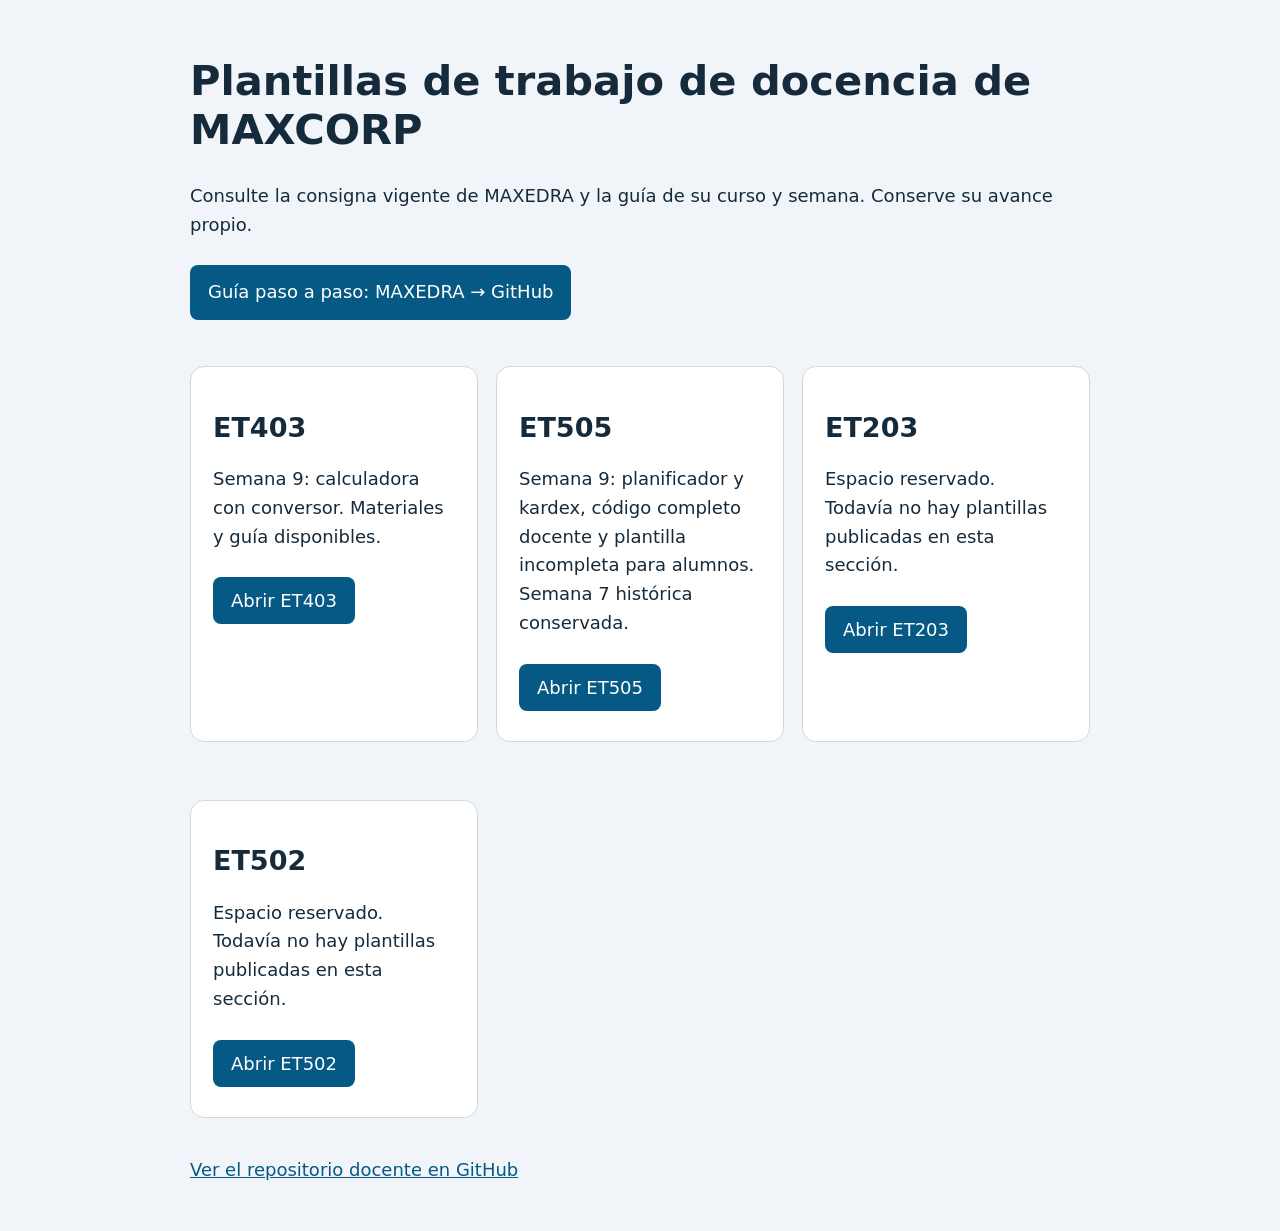
<file: index.html>
<!doctype html><html lang="es"><meta charset="utf-8"><meta name="viewport" content="width=device-width,initial-scale=1"><title>Plantillas de trabajo de docencia de MAXCORP</title><link rel="stylesheet" href="styles.css"><main><h1>Plantillas de trabajo de docencia de MAXCORP</h1><p>Consulte la consigna vigente de MAXEDRA y la guía de su curso y semana. Conserve su avance propio.</p><p><a class="btn" href="guia-github/">Guía paso a paso: MAXEDRA → GitHub</a></p><div class="grid"><section><h2>ET403</h2><p>Semana 9: calculadora con conversor. Materiales y guía disponibles.</p><a class="btn" href="ET403/">Abrir ET403</a></section><section><h2>ET505</h2><p>Semana 9: planificador y kardex, código completo docente y plantilla incompleta para alumnos. Semana 7 histórica conservada.</p><a class="btn" href="ET505/">Abrir ET505</a></section><section><h2>ET203</h2><p>Espacio reservado. Todavía no hay plantillas publicadas en esta sección.</p><a class="btn" href="ET203/">Abrir ET203</a></section><section><h2>ET502</h2><p>Espacio reservado. Todavía no hay plantillas publicadas en esta sección.</p><a class="btn" href="ET502/">Abrir ET502</a></section></div><p><a href="https://github.com/MAXCORPHIDALGO/maxcorp-plantillas-docencia">Ver el repositorio docente en GitHub</a></p></main></html>
</file>
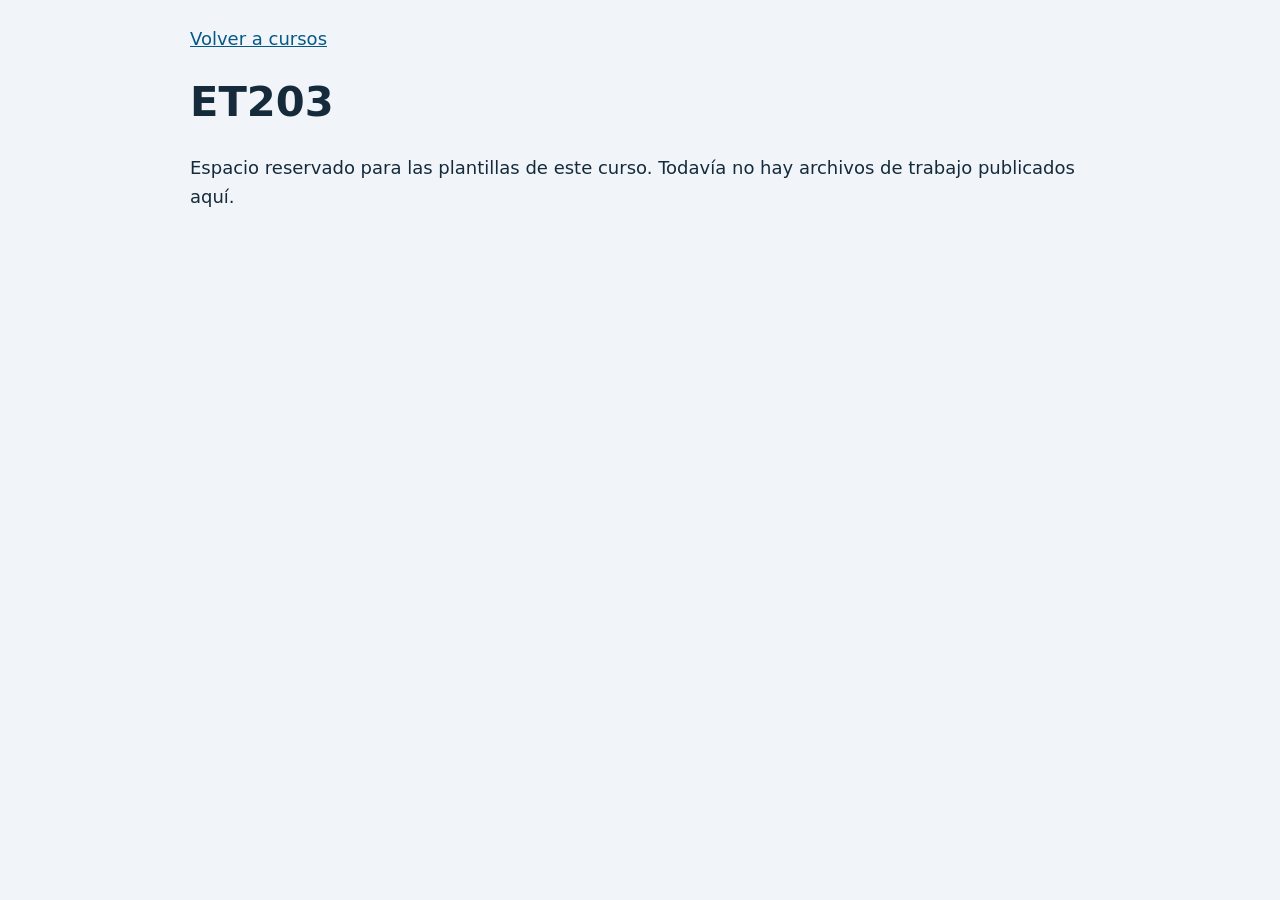
<file: ET203/index.html>
<!doctype html><html lang="es"><meta charset="utf-8"><meta name="viewport" content="width=device-width,initial-scale=1"><title>ET203 | MAXCORP</title><link rel="stylesheet" href="../styles.css"><main><a href="../">Volver a cursos</a><h1>ET203</h1><p>Espacio reservado para las plantillas de este curso. Todavía no hay archivos de trabajo publicados aquí.</p></main></html>
</file>
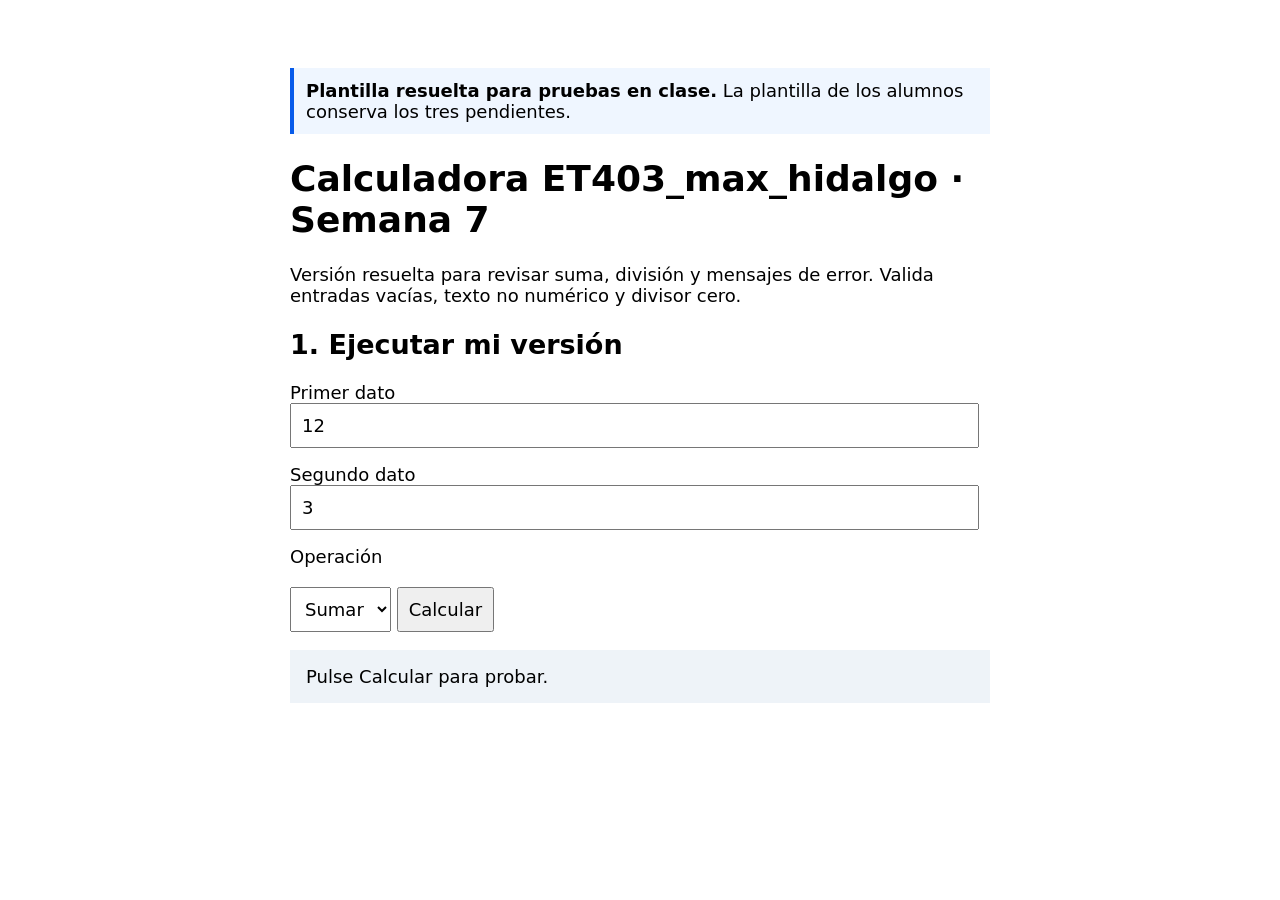
<file: ET403/index.html>
<!doctype html>
<html lang="es">
<head><meta charset="utf-8"><meta name="viewport" content="width=device-width,initial-scale=1"><title>ET403 · Calculadora resuelta para ejemplo en clase sem7</title><style>body{font:18px system-ui;max-width:700px;margin:30px auto;padding:20px}label{display:block;margin-top:16px}input,select,button{font:inherit;padding:10px}input{width:95%}button{margin-top:20px}#resultado{background:#eef3f8;padding:16px}</style></head>
<body><p style="padding:12px;background:#eff6ff;border-left:4px solid #075bea"><strong>Plantilla resuelta para pruebas en clase.</strong> La plantilla de los alumnos conserva los tres pendientes.</p><h1>Calculadora ET403_max_hidalgo · Semana 7</h1><p>Versión resuelta para revisar suma, división y mensajes de error. Valida entradas vacías, texto no numérico y divisor cero.</p>
<section aria-labelledby="titulo-calculadora">
    <h2 id="titulo-calculadora">1. Ejecutar mi versión</h2>
    <label for="a">Primer dato</label><input id="a" type="text" value="12" autocomplete="off">
    <label for="b">Segundo dato</label><input id="b" type="text" value="3" autocomplete="off">
    <label for="operacion">Operación</label>
    <select id="operacion"><option value="sumar">Sumar</option><option value="dividir">Dividir</option></select>
    <button id="calcular" type="button">Calcular</button>
    <p id="resultado" role="status" aria-live="polite">Pulse Calcular para probar.</p>
  </section>
<script>
"use strict";
document.getElementById("calcular").addEventListener("click", function () {
  const textoA = document.getElementById("a").value.trim();
  const textoB = document.getElementById("b").value.trim();
  const operacion = document.getElementById("operacion").value;
  const salida = document.getElementById("resultado");

  // Validación 1: detecta una entrada vacía.
  if (textoA === "" || textoB === "") {
    salida.style.color = "#b91c1c"; salida.textContent = "Complete las dos entradas.";
    return;
  }

  const a = Number(textoA);
  const b = Number(textoB);

  // Validación 2: rechaza texto no numérico y números no finitos.
  if (!Number.isFinite(a) || !Number.isFinite(b)) {
    salida.style.color = "#b91c1c"; salida.textContent = "Escriba números válidos en ambas entradas.";
    return;
  }

  // Validación 3: impide dividir entre cero.
  if (operacion === "dividir" && b === 0) {
    salida.style.color = "#b91c1c"; salida.textContent = "No se puede dividir entre cero.";
    return;
  }

  salida.style.color = "#166534"; if (operacion === "sumar") {
    salida.textContent = "Suma: " + (a + b);
  } else {
    salida.textContent = "División: " + (a / b);
  }
});
</script>
</body>
</html>
</file>
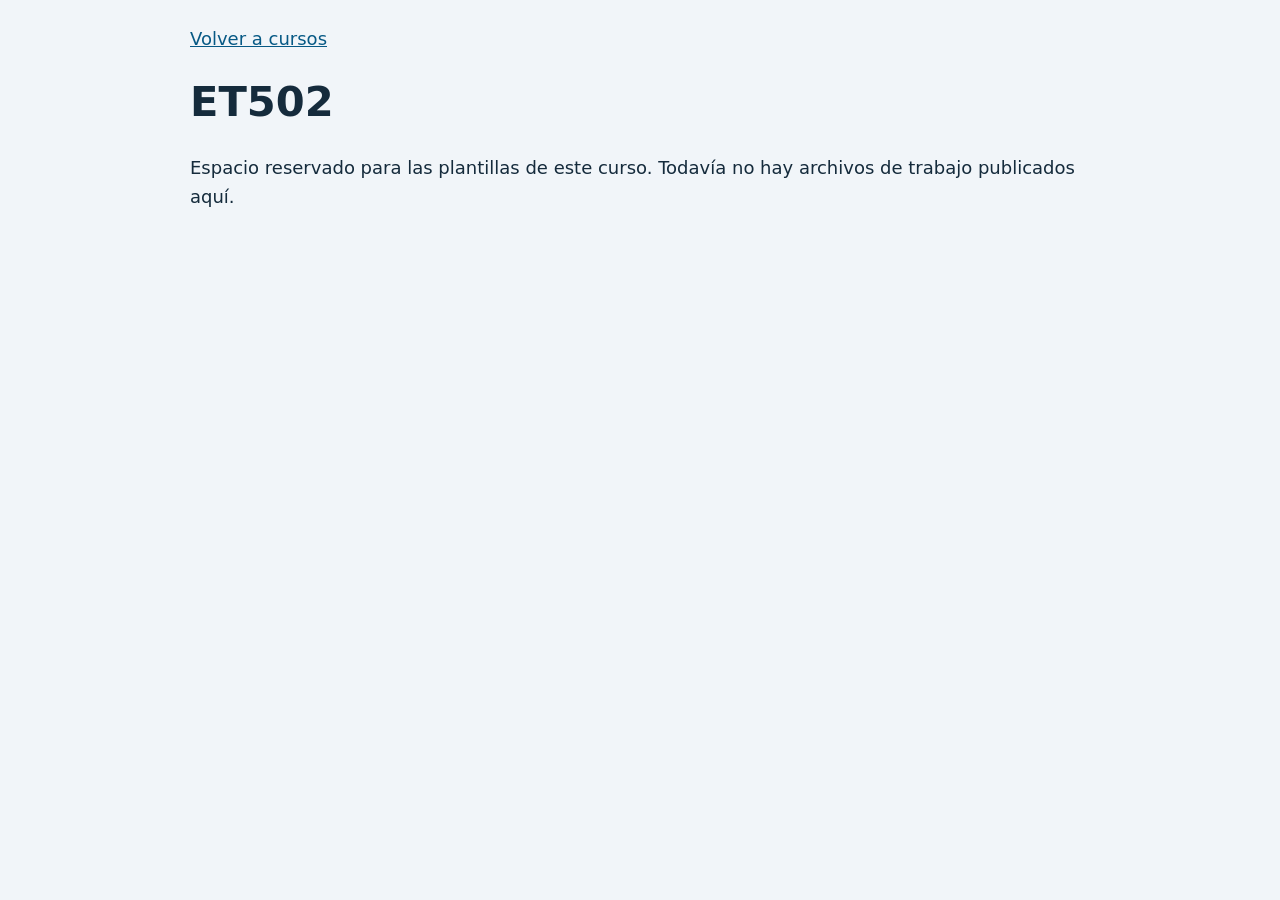
<file: ET502/index.html>
<!doctype html><html lang="es"><meta charset="utf-8"><meta name="viewport" content="width=device-width,initial-scale=1"><title>ET502 | MAXCORP</title><link rel="stylesheet" href="../styles.css"><main><a href="../">Volver a cursos</a><h1>ET502</h1><p>Espacio reservado para las plantillas de este curso. Todavía no hay archivos de trabajo publicados aquí.</p></main></html>
</file>
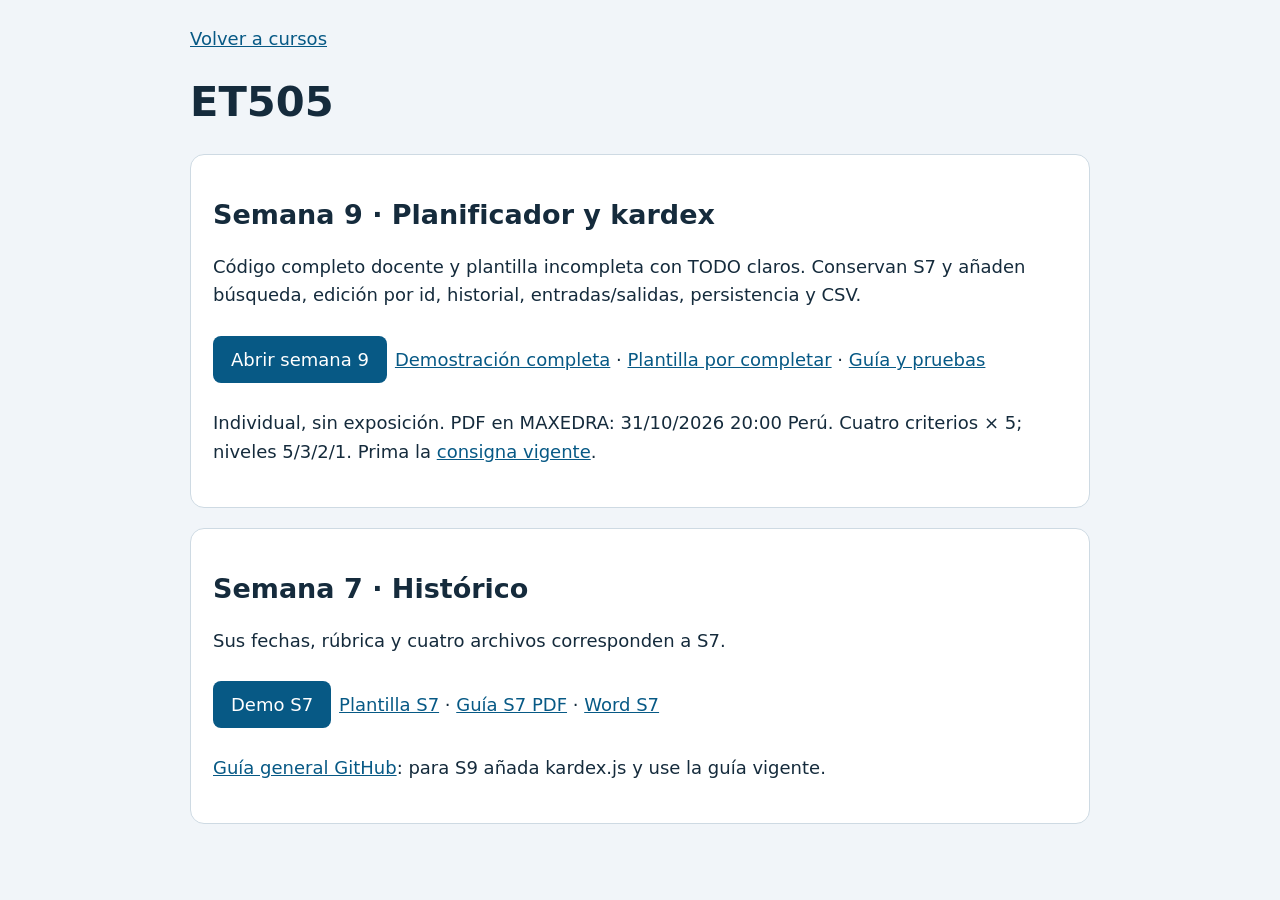
<file: ET505/index.html>
<!doctype html><html lang="es"><head><meta charset="utf-8"><meta name="viewport" content="width=device-width,initial-scale=1"><title>ET505 | MAXCORP</title><link rel="stylesheet" href="../styles.css"></head><body><main><a href="../">Volver a cursos</a><h1>ET505</h1>
<section><h2>Semana 9 · Planificador y kardex</h2><p>Código completo docente y plantilla incompleta con TODO claros. Conservan S7 y añaden búsqueda, edición por id, historial, entradas/salidas, persistencia y CSV.</p><a class="btn" href="SEMANA9/">Abrir semana 9</a><a href="SEMANA9/demo/">Demostración completa</a> · <a href="SEMANA9/plantilla/">Plantilla por completar</a> · <a href="SEMANA9/README.md">Guía y pruebas</a><p>Individual, sin exposición. PDF en MAXEDRA: 31/10/2026 20:00 Perú. Cuatro criterios × 5; niveles 5/3/2/1. Prima la <a href="https://maxedra.maxcorpsystem.com/courses/3/assignments/24">consigna vigente</a>.</p></section>
<section><h2>Semana 7 · Histórico</h2><p>Sus fechas, rúbrica y cuatro archivos corresponden a S7.</p><a class="btn" href="demo/">Demo S7</a><a href="plantilla/">Plantilla S7</a> · <a href="descargas/ET505_GUIA_PASO_A_PASO_CAMBIOS_EXACTOS.pdf">Guía S7 PDF</a> · <a href="descargas/ET505_GUIA_PASO_A_PASO_CAMBIOS_EXACTOS.docx">Word S7</a><p><a href="../guia-github/">Guía general GitHub</a>: para S9 añada kardex.js y use la guía vigente.</p></section>
</main></body></html>
</file>
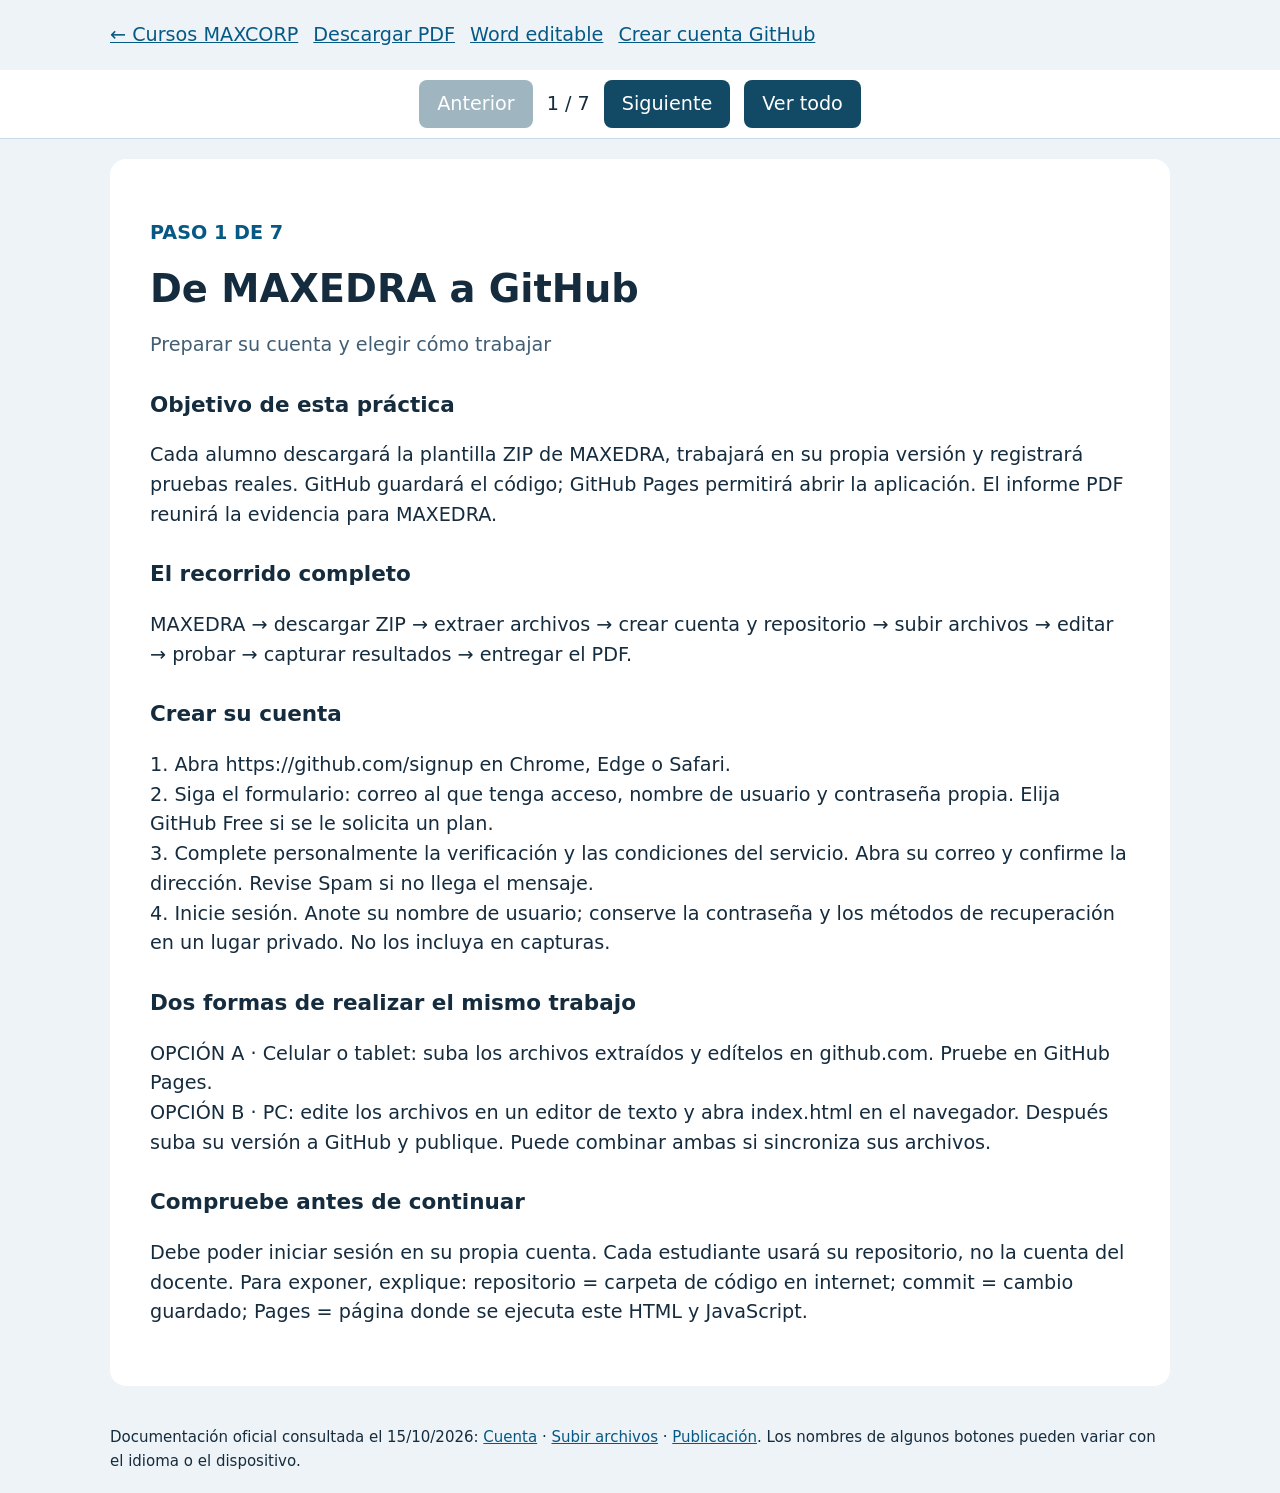
<file: guia-github/index.html>
<!doctype html><html lang="es"><head><meta charset="utf-8"><meta name="viewport" content="width=device-width,initial-scale=1"><title>De MAXEDRA a GitHub | Guía de trabajo</title><style>*{box-sizing:border-box}body{margin:0;background:#eef3f7;color:#152c3e;font:clamp(17px,1.5vw,22px)/1.55 system-ui}header,main,footer{max-width:1100px;margin:auto;padding:20px}header{display:flex;gap:15px;flex-wrap:wrap;align-items:center}nav{position:sticky;top:0;background:#fff;border-bottom:1px solid #cad8e4;padding:10px 16px;display:flex;justify-content:center;gap:14px;align-items:center;z-index:2}button,.boton{font:inherit;background:#124a65;color:#fff;border:0;border-radius:8px;padding:9px 18px;cursor:pointer}button:disabled{opacity:.4;cursor:default}button:focus-visible,a:focus-visible{outline:3px solid #e9a023;outline-offset:3px}a{color:#075985}section{display:none;background:#fff;border-radius:16px;padding:clamp(18px,4vw,40px)}section.activo{display:block}body.todos section{display:block;margin-bottom:25px}h1{font-size:clamp(27px,3vw,42px);line-height:1.15;margin:.3em 0}h2{font-size:1.12em;margin-top:1.3em}.sub{color:#425e74}.paso{font-weight:700;color:#075985}footer{font-size:15px;overflow-wrap:anywhere}@media print{header,nav,footer{display:none}body{background:white;font:11pt/1.35 Arial}main{padding:0}section{display:block;page-break-after:always;padding:0}section:last-child{page-break-after:auto}h1{font-size:22pt}h2{font-size:12pt}}</style></head><body><header><a href="../">← Cursos MAXCORP</a><a href="GUIA_MAXEDRA_GITHUB_TRABAJO_REMOTO.pdf">Descargar PDF</a><a href="GUIA_MAXEDRA_GITHUB_TRABAJO_REMOTO.docx">Word editable</a><a href="https://github.com/signup" target="_blank" rel="noopener">Crear cuenta GitHub</a></header><nav><button id="anterior">Anterior</button><span id="contador" aria-live="polite"></span><button id="siguiente">Siguiente</button><button id="todos">Ver todo</button></nav><main><section id="paso-1" class="activo"><p class="paso">PASO 1 DE 7</p><h1>De MAXEDRA a GitHub</h1><p class="sub">Preparar su cuenta y elegir cómo trabajar</p><h2>Objetivo de esta práctica</h2><p>Cada alumno descargará la plantilla ZIP de MAXEDRA, trabajará en su propia versión y registrará pruebas reales. GitHub guardará el código; GitHub Pages permitirá abrir la aplicación. El informe PDF reunirá la evidencia para MAXEDRA.</p><h2>El recorrido completo</h2><p>MAXEDRA → descargar ZIP → extraer archivos → crear cuenta y repositorio → subir archivos → editar → probar → capturar resultados → entregar el PDF.</p><h2>Crear su cuenta</h2><p>1. Abra https://github.com/signup en Chrome, Edge o Safari.<br>2. Siga el formulario: correo al que tenga acceso, nombre de usuario y contraseña propia. Elija GitHub Free si se le solicita un plan.<br>3. Complete personalmente la verificación y las condiciones del servicio. Abra su correo y confirme la dirección. Revise Spam si no llega el mensaje.<br>4. Inicie sesión. Anote su nombre de usuario; conserve la contraseña y los métodos de recuperación en un lugar privado. No los incluya en capturas.</p><h2>Dos formas de realizar el mismo trabajo</h2><p>OPCIÓN A · Celular o tablet: suba los archivos extraídos y edítelos en github.com. Pruebe en GitHub Pages.<br>OPCIÓN B · PC: edite los archivos en un editor de texto y abra index.html en el navegador. Después suba su versión a GitHub y publique. Puede combinar ambas si sincroniza sus archivos.</p><h2>Compruebe antes de continuar</h2><p>Debe poder iniciar sesión en su propia cuenta. Cada estudiante usará su repositorio, no la cuenta del docente. Para exponer, explique: repositorio = carpeta de código en internet; commit = cambio guardado; Pages = página donde se ejecuta este HTML y JavaScript.</p></section><section id="paso-2"><p class="paso">PASO 2 DE 7</p><h1>Descargar y extraer la plantilla</h1><p class="sub">Use el ZIP actualizado de MAXEDRA</p><h2>Descargar desde su curso</h2><p>Entre a MAXEDRA → ET505 → semana 7 → recurso Planificador de materiales — plantilla y ejecución. Descargue el ZIP. Si el recurso abre Drive, use Descargar. Trabaje con la versión que muestra los mensajes de error en rojo.</p><h2>Extraer antes de subir</h2><p>En Windows: clic derecho sobre el ZIP → Extraer todo.<br>En celular o tablet: abra el ZIP desde la aplicación Archivos o el administrador de archivos y elija Extraer o Descomprimir. El nombre de la opción cambia según el dispositivo.<br>Abra la carpeta obtenida. No edite archivos directamente dentro del ZIP.</p><h2>Debe encontrar estos cuatro archivos</h2><p>index.html: pantalla, campos y botones.<br>styles.css: apariencia y color de los mensajes.<br>app.js: cálculos, validaciones y acciones.<br>README.md: descripción del proyecto, ejecución y aportes.</p><h2>Conservar su trabajo</h2><p>Guarde una copia original del ZIP. Si ya avanzó, conserve también su carpeta anterior. No sustituya sus archivos personalizados sin guardar una copia. Los tres TODO son partes pendientes de completar; no indican que la descarga esté dañada.</p><h2>Crear un repositorio propio</h2><p>En GitHub, pulse + → New repository. En Owner, elija su cuenta. Escriba un nombre breve, por ejemplo et505-planificador. Elija Public para publicar esta práctica con GitHub Free. No agregue otro README: la plantilla ya incluye uno. Pulse Create repository. No necesita ingresar una tarjeta para este flujo gratuito.</p><h2>Compruebe antes de continuar</h2><p>El propietario que aparece arriba debe ser su usuario. Use sólo código y ejemplos ficticios en el repositorio público; el PDF con datos personales se entrega en MAXEDRA.</p></section><section id="paso-3"><p class="paso">PASO 3 DE 7</p><h1>Subir los archivos a GitHub</h1><p class="sub">El ZIP descargado se descomprime antes de cargarlo</p><h2>Subir por primera vez</h2><p>1. Abra el repositorio que acaba de crear. Si está vacío, pulse uploading an existing file. Si ya tiene archivos, use Add file → Upload files.<br>2. Pulse choose your files o el selector equivalente. Entre a la carpeta descomprimida y seleccione index.html, styles.css, app.js y README.md.<br>3. Espere a que termine la carga de los cuatro archivos.<br>4. Escriba un mensaje como Plantilla inicial de ET505 y pulse Commit changes. Si se ofrece la rama main, guarde en ella.<br>5. Regrese a la pestaña Code y abra uno de los archivos para verificar que se guardó.</p><h2>Así debe verse su repositorio</h2><p>et505-planificador<br>  index.html<br>  styles.css<br>  app.js<br>  README.md</p><h2>Dónde deben quedar</h2><p>Los cuatro archivos deben estar juntos en el nivel principal del repositorio. No suba sólo el archivo .zip: GitHub Pages no lo descomprime para ejecutar el proyecto. Tampoco suba la carpeta contenedora completa si eso deja index.html dentro de otra carpeta.</p><h2>Si usa el celular</h2><p>El selector puede mostrar Descargas o Archivos. Si no permite seleccionar varios archivos, puede cargarlos uno por uno en el mismo lugar. En GitHub use el navegador; la opción Sitio de escritorio y la orientación horizontal pueden facilitar la edición.</p><h2>Compruebe y tome su primera captura</h2><p>Debe ver los cuatro nombres y su usuario en GitHub. Capture esa pantalla como evidencia de organización. Ver los archivos en la lista de carga antes de Commit changes no confirma que hayan quedado guardados.</p></section><section id="paso-4"><p class="paso">PASO 4 DE 7</p><h1>Opción A Editar desde GitHub</h1><p class="sub">Para celular tablet o PC con navegador</p><h2>Hacer un cambio y guardarlo</h2><p>1. En SU repositorio abra app.js.<br>2. Pulse el lápiz Edit this file; si está oculto, revise el menú de opciones del archivo.<br>3. Busque TODO 1, TODO 2 y TODO 3. Complete un cambio a la vez siguiendo la guía de programación. Mantenga las funciones que ya muestran los mensajes.<br>4. Pulse Commit changes. Escriba qué hizo, por ejemplo Completar cálculo del total. Confirme en main.<br>5. Vuelva a abrir app.js y compruebe que su cambio aparece guardado. Si creó otra rama, deberá incorporar el cambio a main para publicarlo.</p><h2>Qué personalizar y en qué archivo</h2><p>index.html: nombre del sistema en &lt;title&gt; y &lt;h1&gt;, actividad, material de ejemplo y presupuesto visible.<br>app.js: tres pendientes y limites.presupuestoCentimos. Elija presupuesto propio distinto de S/150, entre S/50 y S/300, múltiplo de S/10.<br>README.md: propósito, instrucciones, cambios, pruebas y ayuda recibida.<br>styles.css: colores o presentación opcionales; conserve la distinción entre errores rojos y resultados válidos.</p><h2>Editar y ejecutar son acciones diferentes</h2><p>github.com muestra y guarda el código. GitHub Pages abre la aplicación. Mantenga dos pestañas: una con app.js para editar y otra con su página publicada para probar. Active Pages siguiendo la página 6. Tras cada guardado, espere a que termine la publicación antes de recargar la aplicación.</p><h2>Qué capturar</h2><p>Guarde capturas legibles de sus tres cambios y de la personalización. Añada una explicación breve de lo que recibe, calcula o devuelve cada función. Una captura del código no sustituye las pruebas de funcionamiento.</p></section><section id="paso-5"><p class="paso">PASO 5 DE 7</p><h1>Opción B Trabajar localmente en una PC</h1><p class="sub">Edite pruebe y después actualice su repositorio</p><h2>Preparar su carpeta</h2><p>Extraiga el ZIP de MAXEDRA en una carpeta de trabajo. Mantenga juntos los cuatro archivos. Haga una copia antes de empezar. Puede programar y probar sin conexión; necesita internet para descargar, subir y publicar.</p><h2>Editar y ejecutar</h2><p>1. Abra app.js con un editor de texto, como Bloc de notas o Visual Studio Code si ya lo tiene instalado.<br>2. Complete los tres TODO y guarde con Ctrl + S.<br>3. Abra index.html con Chrome o Edge. Después de cada cambio, guarde el archivo y recargue el navegador con Ctrl + R.<br>4. Personalice también index.html y README.md. Mantenga el nombre app.js, sin agregar .txt.<br>5. Ejecute las pruebas y capture resultados reales. No necesita instalar Node ni un servidor para esta plantilla.</p><h2>Subir su versión a GitHub</h2><p>En su repositorio use Add file → Upload files. Seleccione los archivos actualizados desde la misma carpeta de trabajo. Mantenga los mismos nombres y la misma ubicación para actualizar los existentes. Revise lo que se va a guardar y confirme con Commit changes. No elimine el repositorio ni cree otro para cada modificación.</p><h2>Continuar en otro dispositivo</h2><p>Antes de cambiar de PC o pasar al celular, suba sus últimos cambios. Si luego editó en GitHub, descargue la versión más reciente con Code → Download ZIP y extráigala en otra carpeta. Use esa versión como punto de partida; no vuelva a subir una copia local antigua porque podría reemplazar los cambios nuevos.</p><h2>Compruebe antes de continuar</h2><p>Abra app.js en GitHub y revise que contiene su última versión. Compare el nombre y presupuesto de la pantalla con su código. Ahora publique y pruebe también la copia de GitHub Pages.</p></section><section id="paso-6"><p class="paso">PASO 6 DE 7</p><h1>Publicar con GitHub Pages</h1><p class="sub">Convertir los archivos del repositorio en una página que se puede abrir</p><h2>Activar la publicación</h2><p>1. Abra SU repositorio en GitHub y entre a Settings → Pages. En un celular, Settings puede estar en el menú de pestañas.<br>2. En Build and deployment, Source, seleccione Deploy from a branch.<br>3. En Branch elija main; en carpeta elija /(root).<br>4. Pulse Save. Espere a que finalice la publicación.<br>5. Abra el enlace o Visit site que aparezca en Pages. Puede consultar el progreso en Actions. Los cambios no siempre aparecen inmediatamente.</p><h2>Qué debe abrirse</h2><p>Debe ver su Planificador, no una lista de código. La dirección de ejemplo sería https://SU-USUARIO.github.io/et505-planificador/; sustituya SU-USUARIO o, mejor, copie la dirección exacta que GitHub muestre. Este ejemplo corresponde al ZIP subido con index.html en la raíz.</p><h2>Trabajar de forma remota</h2><p>Cuando guarde un cambio en main, GitHub actualizará la página. Espere a que termine la publicación, recargue y pruebe. Para revisar desde otro dispositivo basta abrir el enlace público. Para editar, debe iniciar sesión en la cuenta propietaria del repositorio.</p><h2>Si aparece un error al publicar</h2><p>404: compruebe que terminó la publicación, que index.html está en la raíz y que seleccionó main y /(root).<br>No carga diseño o botones: revise que styles.css y app.js estén juntos con index.html y con esos nombres exactos.<br>No aparece su cambio: compruebe que guardó en main, revise Actions y recargue.<br>No encuentra Pages o Settings: confirme que está en su repositorio y no en el del docente.</p><h2>Alcance de esta publicación</h2><p>GitHub Pages ejecuta esta aplicación estática de HTML, CSS y JavaScript. El proyecto simula un pedido y no guarda datos al recargar ni realiza compras. Publicar la página no añade una base de datos. Mantenga información personal y contraseñas fuera del sitio.</p></section><section id="paso-7"><p class="paso">PASO 7 DE 7</p><h1>Registrar pruebas y entregar el informe</h1><p class="sub">La evidencia debe corresponder a su propia versión</p><h2>Pruebas que debe realizar</h2><p>1. Válido: Cuadernos, 10 unidades a S/5 → total S/50 y saldo igual a su presupuesto menos 50.<br>2. Inválido: deje el material vacío o escriba cantidad 2.5 → error rojo.<br>3. Límite exacto: 10 unidades con precio presupuesto/10 → saldo cero.<br>4. Exceso: aumente ESE PRECIO en S/0.01. Con presupuesto S/150, pruebe primero 15.00 y luego 15.01; no cambie el precio a 0.01.<br>5. Confirme un pedido válido e intente otro inválido → conserva la ficha válida; después pulse Limpiar. Pruebe Comprobar pedido y Confirmar simulación.</p><h2>Qué debe mostrar el error</h2><p>Al comprobar: Pedido no válido. Al confirmar: No se pudo confirmar el pedido. Debe verse el motivo en rojo y aclararse que la ficha anterior sigue siendo el último pedido válido. Si aparece PENDIENTE o TODO, falta completar programación; eso todavía no es una prueba aprobada.</p><h2>Tomar capturas útiles</h2><p>En Windows puede usar Win + Shift + S. En celular o tablet use la función Captura de pantalla de su dispositivo. Capture la entrada y el resultado juntos; conserve el enlace visible cuando pruebe la página publicada. Evite incluir contraseñas, correos privados o códigos de verificación.</p><h2>Armar el PDF mientras trabaja</h2><p>Inserte cada captura en su informe. Escriba: datos ingresados, resultado esperado, resultado obtenido y corrección aplicada si falló. Incluya código explicado, personalización, organización de archivos y aportes del README. Puede usar Word o su editor de documentos habitual y exportar a PDF. Abra el PDF para verificar que se lea completo.</p><h2>Comprobación final y entrega</h2><p>Mi cuenta y repositorio son propios; los archivos están guardados; el código coincide con la pantalla; ejecuté las cinco pruebas; mis capturas son legibles; el PDF explica mis cambios.<br>ET505: trabajo individual, un PDF en MAXEDRA hasta el 17/10/2026 a las 20:00, Perú. Trabajo 15 puntos + exposición individual 5 puntos, cuarto criterio. GitHub acompaña el trabajo; no reemplaza el PDF ni cambia la rúbrica.</p></section></main><footer>Documentación oficial consultada el 15/10/2026: <a href="https://docs.github.com/en/get-started/onboarding/getting-started-with-your-github-account">Cuenta</a> · <a href="https://docs.github.com/en/repositories/working-with-files/managing-files/adding-a-file-to-a-repository">Subir archivos</a> · <a href="https://docs.github.com/en/pages/getting-started-with-github-pages/configuring-a-publishing-source-for-your-github-pages-site">Publicación</a>. Los nombres de algunos botones pueden variar con el idioma o el dispositivo.</footer><script>const pasos=[...document.querySelectorAll('section')];let actual=0;function mostrar(n){actual=Math.max(0,Math.min(pasos.length-1,n));pasos.forEach((p,i)=>p.classList.toggle('activo',i===actual));document.getElementById('contador').textContent=(actual+1)+' / '+pasos.length;document.getElementById('anterior').disabled=actual===0;document.getElementById('siguiente').disabled=actual===pasos.length-1;window.scrollTo(0,0);}document.getElementById('anterior').onclick=()=>mostrar(actual-1);document.getElementById('siguiente').onclick=()=>mostrar(actual+1);document.getElementById('todos').onclick=()=>{const v=document.body.classList.toggle('todos');document.getElementById('todos').textContent=v?'Ver por pasos':'Ver todo';};document.addEventListener('keydown',e=>{if(e.key==='ArrowRight')mostrar(actual+1);if(e.key==='ArrowLeft')mostrar(actual-1);});mostrar(0);</script></body></html>
</file>
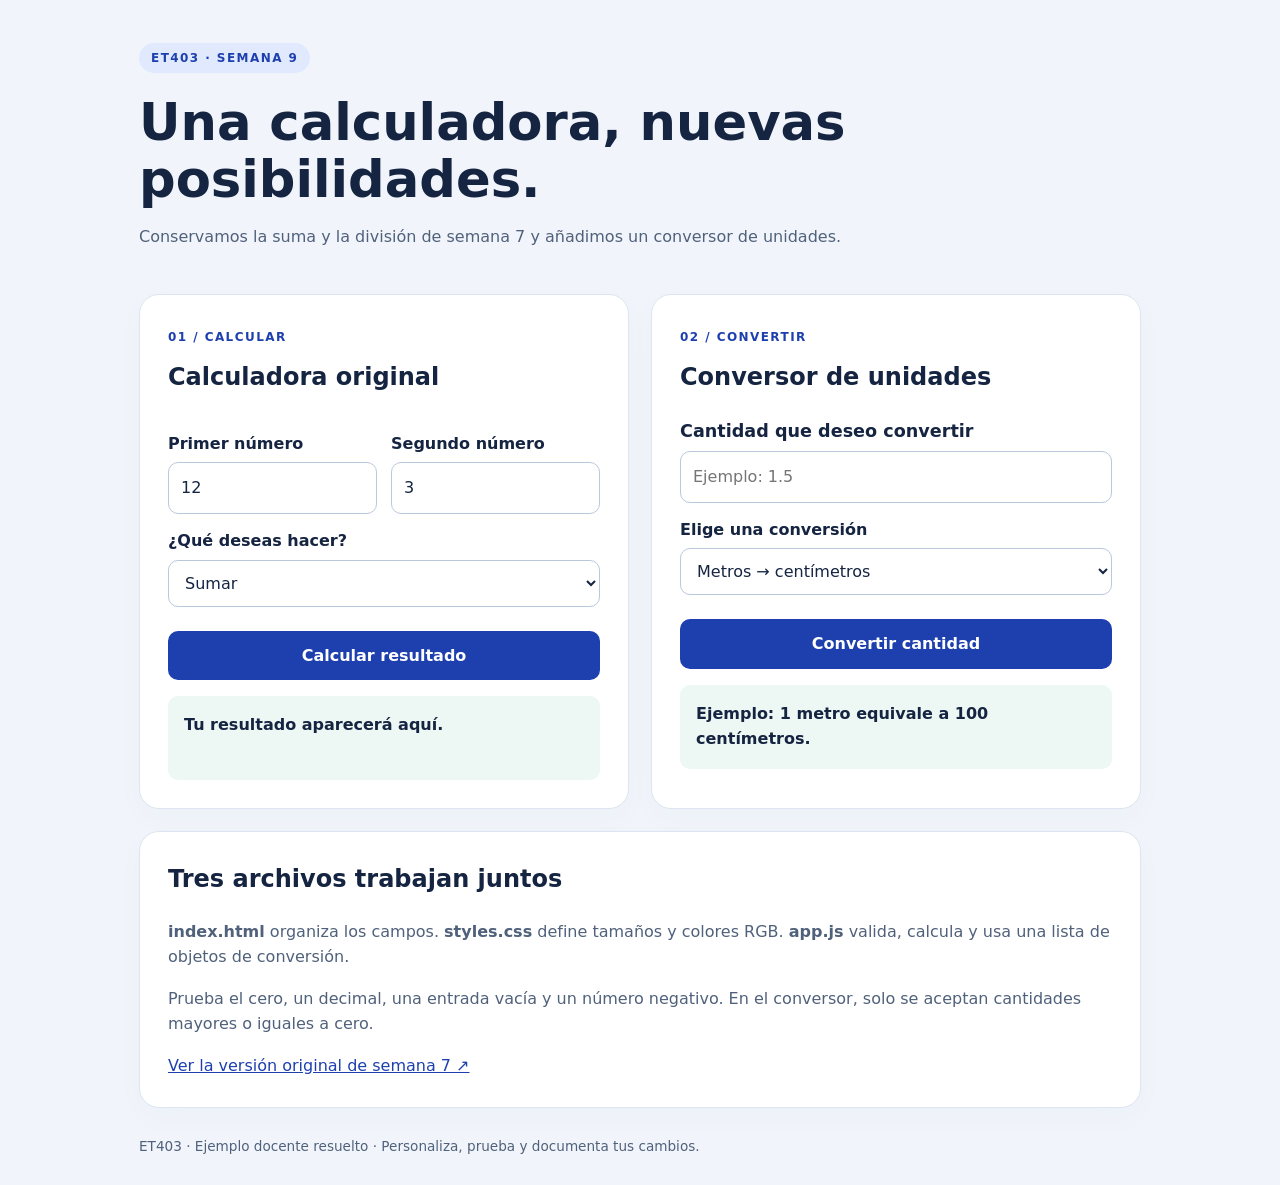
<file: ET403/SEMANA9/index.html>
<!doctype html>
<html lang="es">
<head>
<meta charset="utf-8"><meta name="viewport" content="width=device-width,initial-scale=1">
<title>ET403 · Calculadora con conversor</title>
<link rel="stylesheet" href="./styles.css">
<script src="./app.js" defer></script>
</head>
<body>
<header><span class="badge">ET403 · SEMANA 9</span><h1>Una calculadora, nuevas posibilidades.</h1><p>Conservamos la suma y la división de semana 7 y añadimos un conversor de unidades.</p></header>
<main>
<section class="card" aria-labelledby="titulo-calculadora">
<span class="numero">01 / CALCULAR</span><h2 id="titulo-calculadora">Calculadora original</h2>
<form id="calc-form" novalidate>
<div class="datos"><div><label for="a">Primer número</label><input id="a" type="text" inputmode="decimal" value="12" autocomplete="off"></div><div><label for="b">Segundo número</label><input id="b" type="text" inputmode="decimal" value="3" autocomplete="off"></div></div>
<label for="operacion">¿Qué deseas hacer?</label><select id="operacion"><option value="sumar">Sumar</option><option value="dividir">Dividir</option></select>
<button id="calcular" type="submit">Calcular resultado</button><p id="resultado" class="salida" role="status" aria-live="polite">Tu resultado aparecerá aquí.</p>
</form></section>
<section class="card" aria-labelledby="conv-titulo">
<span class="numero">02 / CONVERTIR</span><h2 id="conv-titulo">Conversor de unidades</h2>
<form id="conv-form" novalidate>
<label class="etiqueta-conversion" for="conv-valor">Cantidad que deseo convertir</label><input id="conv-valor" type="text" inputmode="decimal" placeholder="Ejemplo: 1.5" autocomplete="off">
<label for="conv-operacion">Elige una conversión</label><select id="conv-operacion"></select>
<button type="submit">Convertir cantidad</button><p id="conv-salida" class="salida" role="status" aria-live="polite">Ejemplo: 1 metro equivale a 100 centímetros.</p>
</form></section>
<section class="card guia"><h2>Tres archivos trabajan juntos</h2><p><strong>index.html</strong> organiza los campos. <strong>styles.css</strong> define tamaños y colores RGB. <strong>app.js</strong> valida, calcula y usa una lista de objetos de conversión.</p><p>Prueba el cero, un decimal, una entrada vacía y un número negativo. En el conversor, solo se aceptan cantidades mayores o iguales a cero.</p><a href="../index.html">Ver la versión original de semana 7 ↗</a></section>
</main><footer>ET403 · Ejemplo docente resuelto · Personaliza, prueba y documenta tus cambios.</footer>
</body></html>
</file>
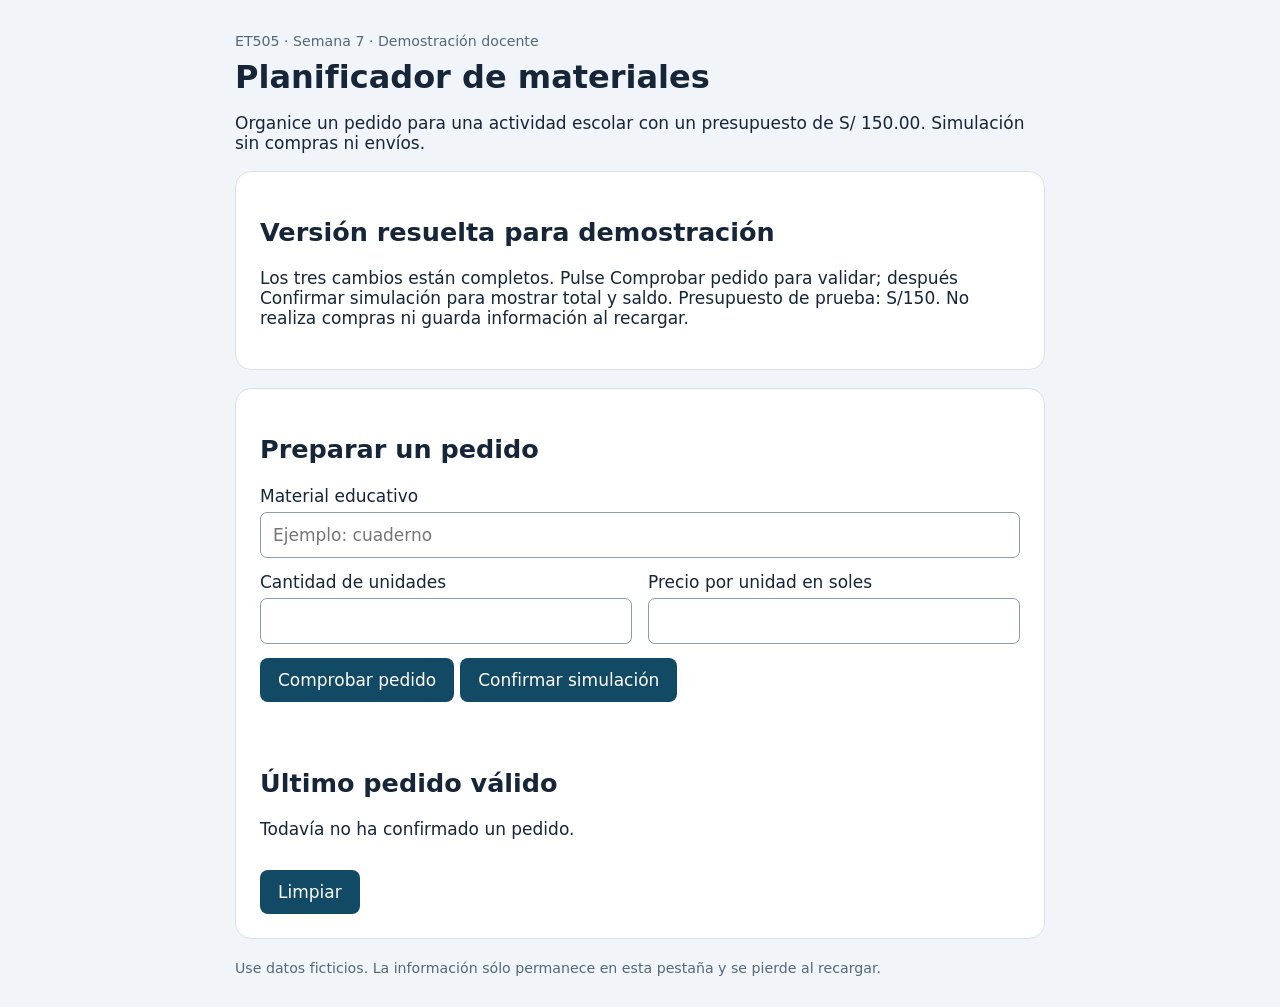
<file: ET505/demo/index.html>
<!doctype html>
<html lang="es"><head><meta charset="utf-8"><meta name="viewport" content="width=device-width,initial-scale=1"><title>Planificador de materiales</title>
<link rel="stylesheet" href="styles.css"></head>
<body><main><small>ET505 · Semana 7 · Demostración docente</small><h1>Planificador de materiales</h1><p>Organice un pedido para una actividad escolar con un presupuesto de S/ 150.00. Simulación sin compras ni envíos.</p>
<section><h2>Versión resuelta para demostración</h2><p>Los tres cambios están completos. Pulse Comprobar pedido para validar; después Confirmar simulación para mostrar total y saldo. Presupuesto de prueba: S/150. No realiza compras ni guarda información al recargar.</p></section>
<section><h2>Preparar un pedido</h2><form id="formulario" novalidate><label for="material">Material educativo</label><input id="material" maxlength="60" placeholder="Ejemplo: cuaderno" autocomplete="off"><div class="grid"><div><label for="cantidad">Cantidad de unidades</label><input id="cantidad" type="number" min="1" max="30" step="1"></div><div><label for="precio">Precio por unidad en soles</label><input id="precio" type="number" min="0.01" max="50" step="0.01"></div></div><button id="comprobar" type="button">Comprobar pedido</button><button type="submit">Confirmar simulación</button><p id="mensaje" role="status" aria-live="polite" aria-atomic="true" tabindex="-1"></p></form><h2>Último pedido válido</h2><p id="vacio">Todavía no ha confirmado un pedido.</p><div id="ficha" hidden></div><button id="limpiar" type="button">Limpiar</button></section><small>Use datos ficticios. La información sólo permanece en esta pestaña y se pierde al recargar.</small></main>
<script src="app.js"></script></body></html>
</file>
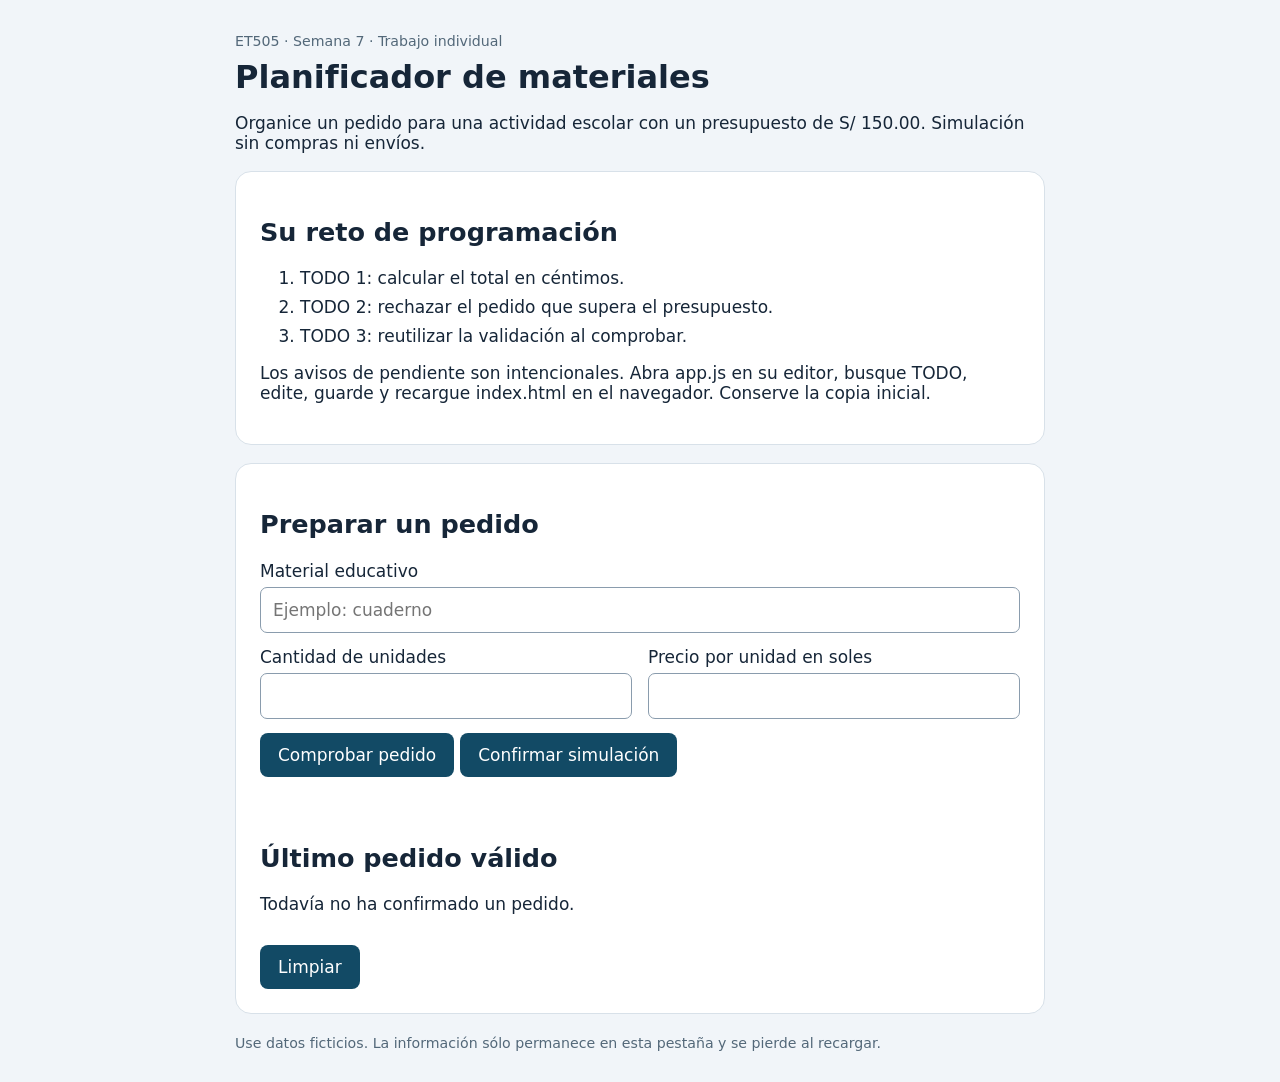
<file: ET505/plantilla/index.html>
<!doctype html>
<html lang="es"><head><meta charset="utf-8"><meta name="viewport" content="width=device-width,initial-scale=1"><title>Planificador de materiales</title>
<link rel="stylesheet" href="styles.css"></head>
<body><main><small>ET505 · Semana 7 · Trabajo individual</small><h1>Planificador de materiales</h1><p>Organice un pedido para una actividad escolar con un presupuesto de S/ 150.00. Simulación sin compras ni envíos.</p>
<section><h2>Su reto de programación</h2><ol><li>TODO 1: calcular el total en céntimos.</li><li>TODO 2: rechazar el pedido que supera el presupuesto.</li><li>TODO 3: reutilizar la validación al comprobar.</li></ol><p>Los avisos de pendiente son intencionales. Abra app.js en su editor, busque TODO, edite, guarde y recargue index.html en el navegador. Conserve la copia inicial.</p></section>
<section><h2>Preparar un pedido</h2><form id="formulario" novalidate><label for="material">Material educativo</label><input id="material" maxlength="60" placeholder="Ejemplo: cuaderno" autocomplete="off"><div class="grid"><div><label for="cantidad">Cantidad de unidades</label><input id="cantidad" type="number" min="1" max="30" step="1"></div><div><label for="precio">Precio por unidad en soles</label><input id="precio" type="number" min="0.01" max="50" step="0.01"></div></div><button id="comprobar" type="button">Comprobar pedido</button><button type="submit">Confirmar simulación</button><p id="mensaje" role="status" aria-live="polite" aria-atomic="true" tabindex="-1"></p></form><h2>Último pedido válido</h2><p id="vacio">Todavía no ha confirmado un pedido.</p><div id="ficha" hidden></div><button id="limpiar" type="button">Limpiar</button></section><small>Use datos ficticios. La información sólo permanece en esta pestaña y se pierde al recargar.</small></main>
<script src="app.js"></script></body></html>
</file>
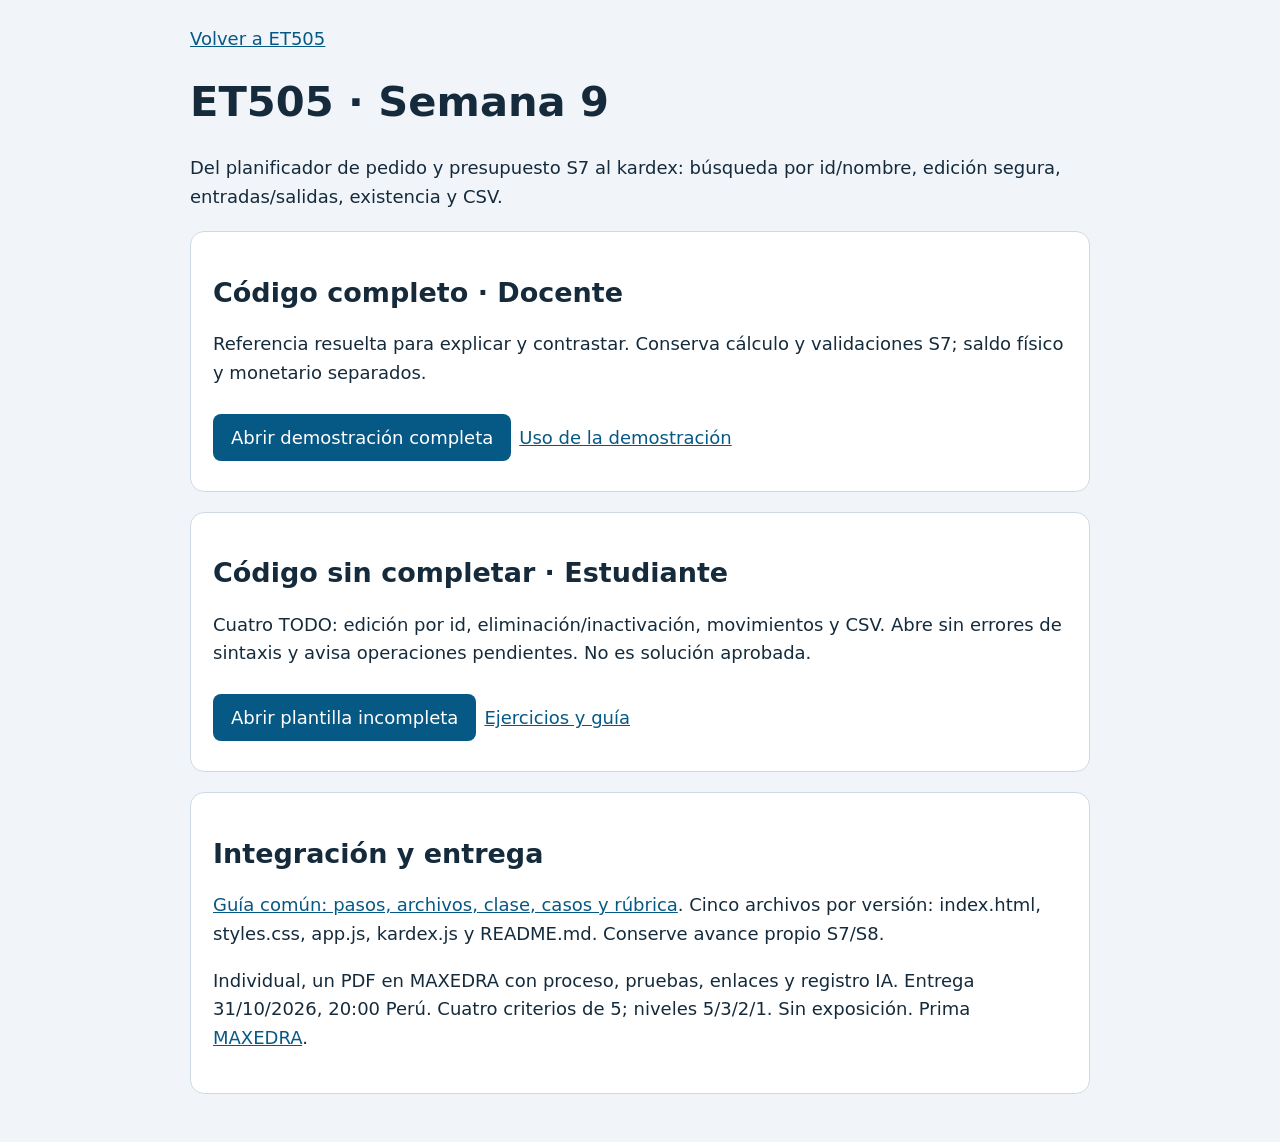
<file: ET505/SEMANA9/index.html>
<!doctype html><html lang="es"><head><meta charset="utf-8"><meta name="viewport" content="width=device-width,initial-scale=1"><title>ET505 · Semana 9</title><link rel="stylesheet" href="../../styles.css"></head><body><main><a href="../">Volver a ET505</a><h1>ET505 · Semana 9</h1><p>Del planificador de pedido y presupuesto S7 al kardex: búsqueda por id/nombre, edición segura, entradas/salidas, existencia y CSV.</p>
<section><h2>Código completo · Docente</h2><p>Referencia resuelta para explicar y contrastar. Conserva cálculo y validaciones S7; saldo físico y monetario separados.</p><a class="btn" href="demo/">Abrir demostración completa</a><a href="demo/README.md">Uso de la demostración</a></section>
<section><h2>Código sin completar · Estudiante</h2><p>Cuatro TODO: edición por id, eliminación/inactivación, movimientos y CSV. Abre sin errores de sintaxis y avisa operaciones pendientes. No es solución aprobada.</p><a class="btn" href="plantilla/">Abrir plantilla incompleta</a><a href="plantilla/README.md">Ejercicios y guía</a></section>
<section><h2>Integración y entrega</h2><p><a href="README.md">Guía común: pasos, archivos, clase, casos y rúbrica</a>. Cinco archivos por versión: index.html, styles.css, app.js, kardex.js y README.md. Conserve avance propio S7/S8.</p><p>Individual, un PDF en MAXEDRA con proceso, pruebas, enlaces y registro IA. Entrega 31/10/2026, 20:00 Perú. Cuatro criterios de 5; niveles 5/3/2/1. Sin exposición. Prima <a href="https://maxedra.maxcorpsystem.com/courses/3/assignments/24">MAXEDRA</a>.</p></section></main></body></html>
</file>
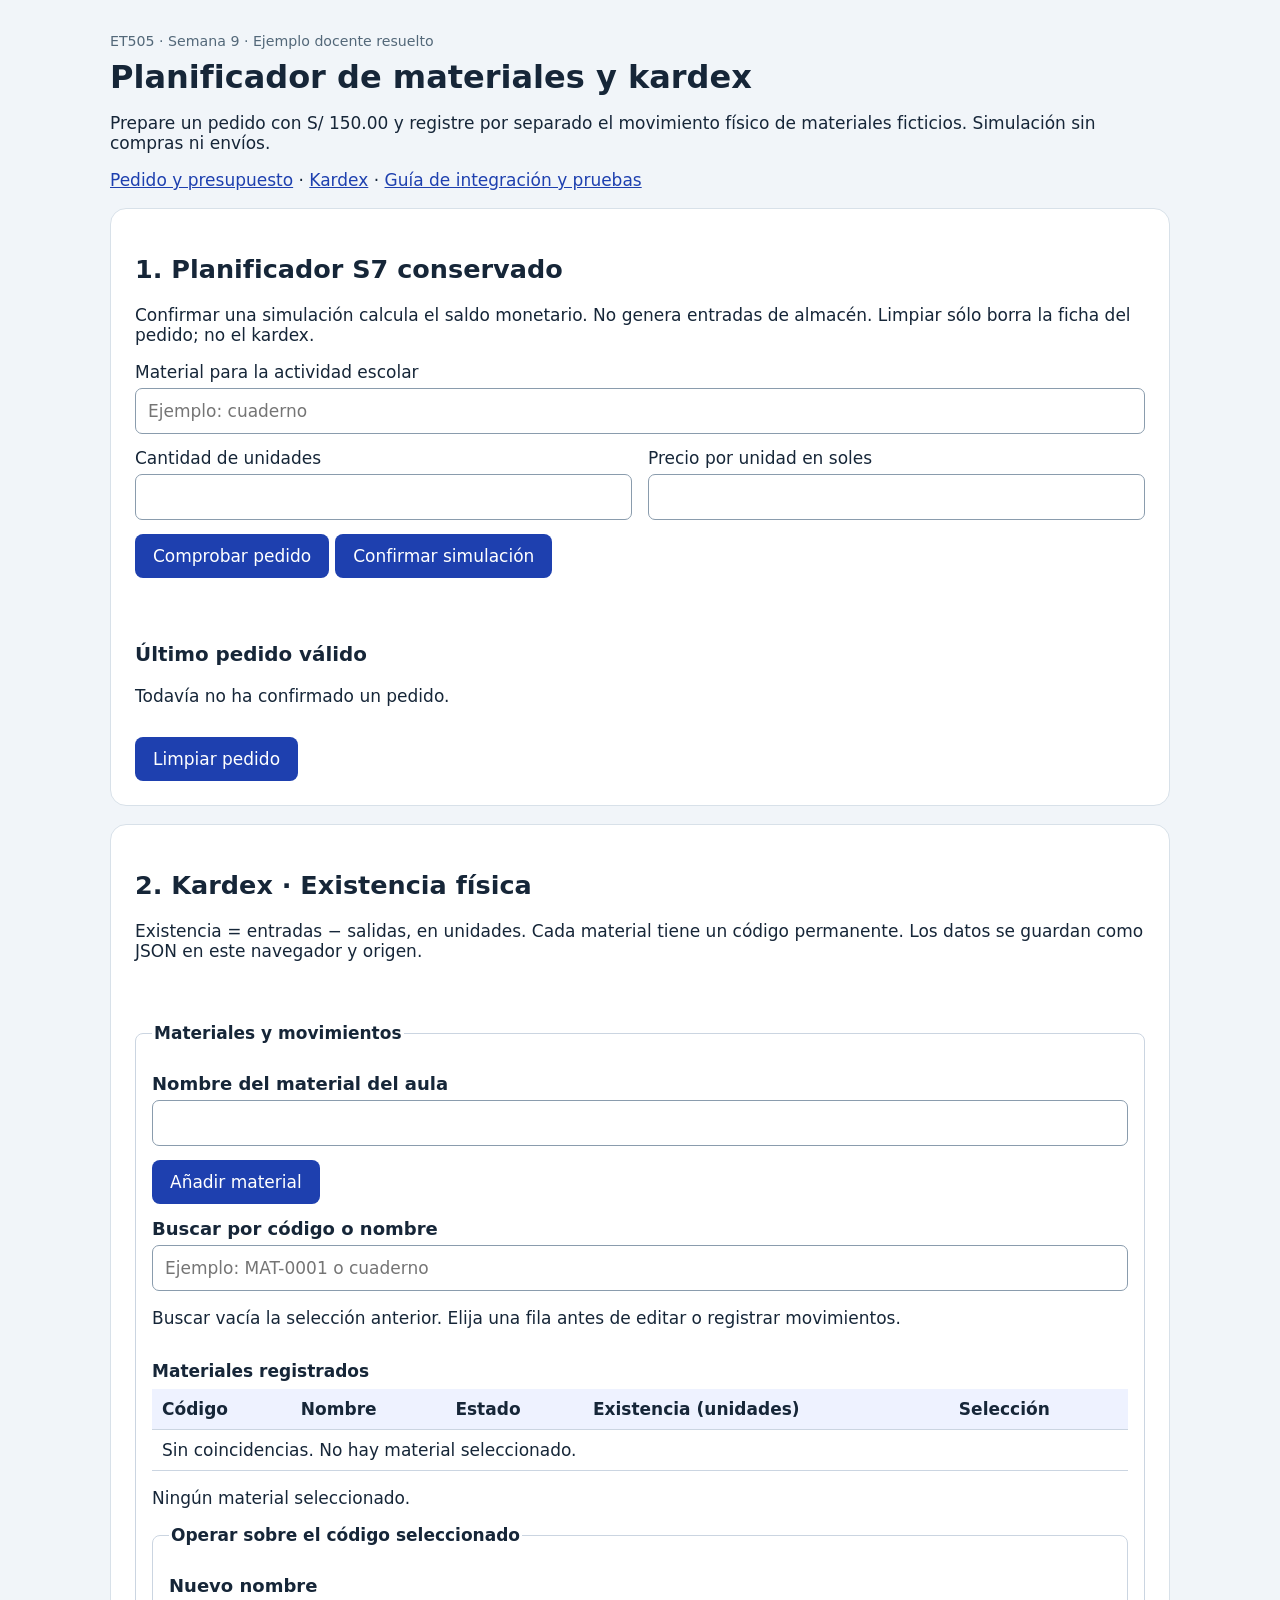
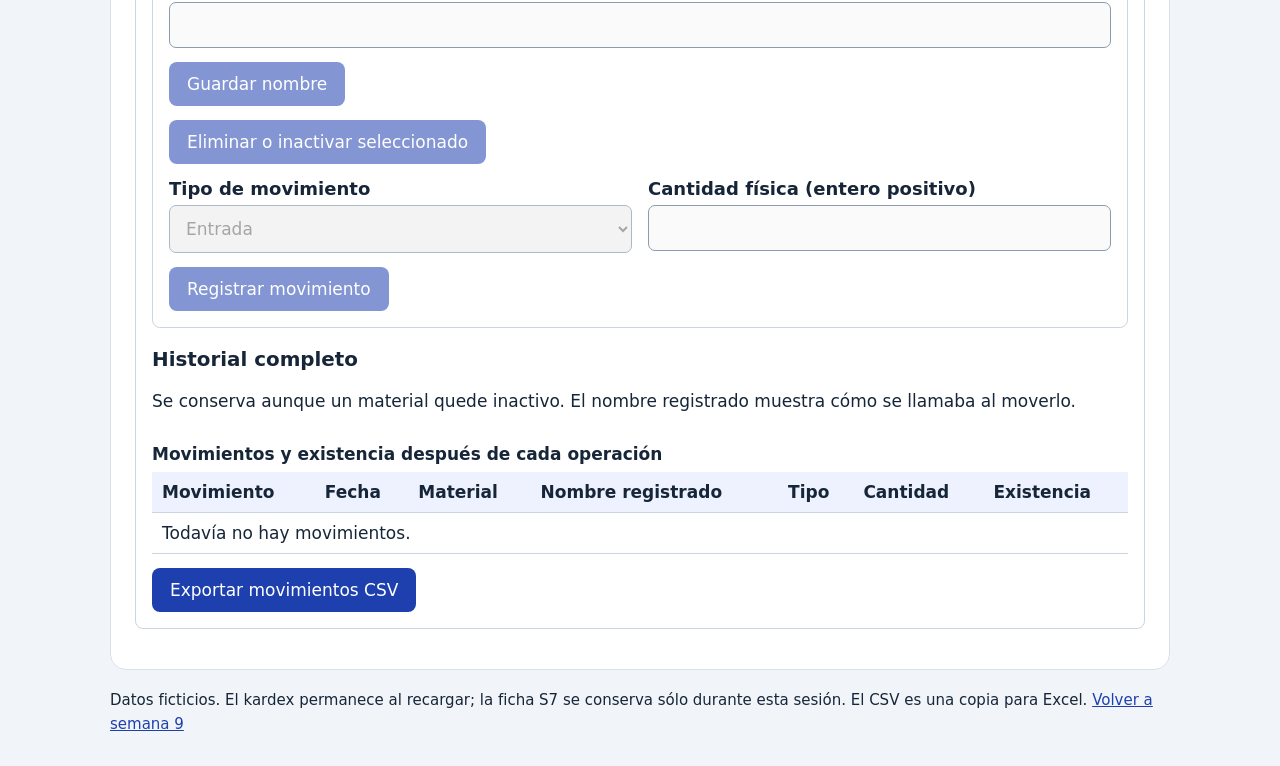
<file: ET505/SEMANA9/demo/index.html>
<!doctype html>
<html lang="es">
<head>
  <meta charset="utf-8">
  <meta name="viewport" content="width=device-width,initial-scale=1">
  <title>ET505 · Planificador y kardex · Semana 9</title>
  <link rel="stylesheet" href="styles.css">
</head>
<body><main>
  <small>ET505 · Semana 9 · Ejemplo docente resuelto</small>
  <h1>Planificador de materiales y kardex</h1>
  <p>Prepare un pedido con S/ 150.00 y registre por separado el movimiento físico de materiales ficticios. Simulación sin compras ni envíos.</p>
  <nav aria-label="Secciones"><a href="#planificador">Pedido y presupuesto</a> · <a href="#kardex">Kardex</a> · <a href="README.md">Guía de integración y pruebas</a></nav>
  <section id="planificador">
    <h2>1. Planificador S7 conservado</h2>
    <p>Confirmar una simulación calcula el saldo monetario. No genera entradas de almacén. Limpiar sólo borra la ficha del pedido; no el kardex.</p>
    <form id="formulario" novalidate>
      <label for="material">Material para la actividad escolar</label>
      <input id="material" maxlength="60" placeholder="Ejemplo: cuaderno" autocomplete="off">
      <div class="grid"><div><label for="cantidad">Cantidad de unidades</label><input id="cantidad" type="number" min="1" max="30" step="1"></div>
      <div><label for="precio">Precio por unidad en soles</label><input id="precio" type="number" min="0.01" max="50" step="0.01"></div></div>
      <button id="comprobar" type="button">Comprobar pedido</button><button type="submit">Confirmar simulación</button>
      <p id="mensaje" role="status" aria-live="polite" aria-atomic="true" tabindex="-1"></p>
    </form>
    <h3>Último pedido válido</h3><p id="vacio">Todavía no ha confirmado un pedido.</p><div id="ficha" hidden></div>
    <button id="limpiar" type="button">Limpiar pedido</button>
  </section>
  <section id="kardex">
    <h2>2. Kardex · Existencia física</h2>
    <p>Existencia = entradas − salidas, en unidades. Cada material tiene un código permanente. Los datos se guardan como JSON en este navegador y origen.</p>
    <p id="k-mensaje" role="status" aria-live="polite" aria-atomic="true" tabindex="-1"></p>
    <fieldset id="k-controles">
      <legend>Materiales y movimientos</legend>
      <form id="k-alta" novalidate>
        <label for="k-nombre">Nombre del material del aula</label><input id="k-nombre" maxlength="60" autocomplete="off">
        <button type="submit">Añadir material</button>
      </form>
      <label for="k-busqueda">Buscar por código o nombre</label><input id="k-busqueda" type="search" autocomplete="off" placeholder="Ejemplo: MAT-0001 o cuaderno">
      <p>Buscar vacía la selección anterior. Elija una fila antes de editar o registrar movimientos.</p>
      <div class="tabla"><table><caption>Materiales registrados</caption><thead><tr><th>Código</th><th>Nombre</th><th>Estado</th><th>Existencia (unidades)</th><th>Selección</th></tr></thead><tbody id="k-materiales"></tbody></table></div>
      <p id="k-seleccion">Ningún material seleccionado.</p>
      <fieldset id="k-elegido" disabled>
        <legend>Operar sobre el código seleccionado</legend>
        <form id="k-edicion" novalidate><label for="k-nuevo-nombre">Nuevo nombre</label><input id="k-nuevo-nombre" maxlength="60"><button type="submit">Guardar nombre</button></form>
        <button id="k-eliminar" type="button">Eliminar o inactivar seleccionado</button>
        <form id="k-movimiento" novalidate>
          <div class="grid"><div><label for="k-tipo">Tipo de movimiento</label><select id="k-tipo"><option value="entrada">Entrada</option><option value="salida">Salida</option></select></div>
          <div><label for="k-cantidad">Cantidad física (entero positivo)</label><input id="k-cantidad" type="number" min="1" step="1"></div></div>
          <button id="k-registrar" type="submit">Registrar movimiento</button>
        </form>
      </fieldset>
      <h3>Historial completo</h3><p>Se conserva aunque un material quede inactivo. El nombre registrado muestra cómo se llamaba al moverlo.</p>
      <div class="tabla"><table><caption>Movimientos y existencia después de cada operación</caption><thead><tr><th>Movimiento</th><th>Fecha</th><th>Material</th><th>Nombre registrado</th><th>Tipo</th><th>Cantidad</th><th>Existencia</th></tr></thead><tbody id="k-historial"></tbody></table></div>
      <button id="k-csv" type="button">Exportar movimientos CSV</button>
    </fieldset>
  </section>
  <footer>Datos ficticios. El kardex permanece al recargar; la ficha S7 se conserva sólo durante esta sesión. El CSV es una copia para Excel. <a href="../">Volver a semana 9</a></footer>
</main>
<script src="app.js"></script>
<script src="kardex.js"></script>
</body></html>
</file>
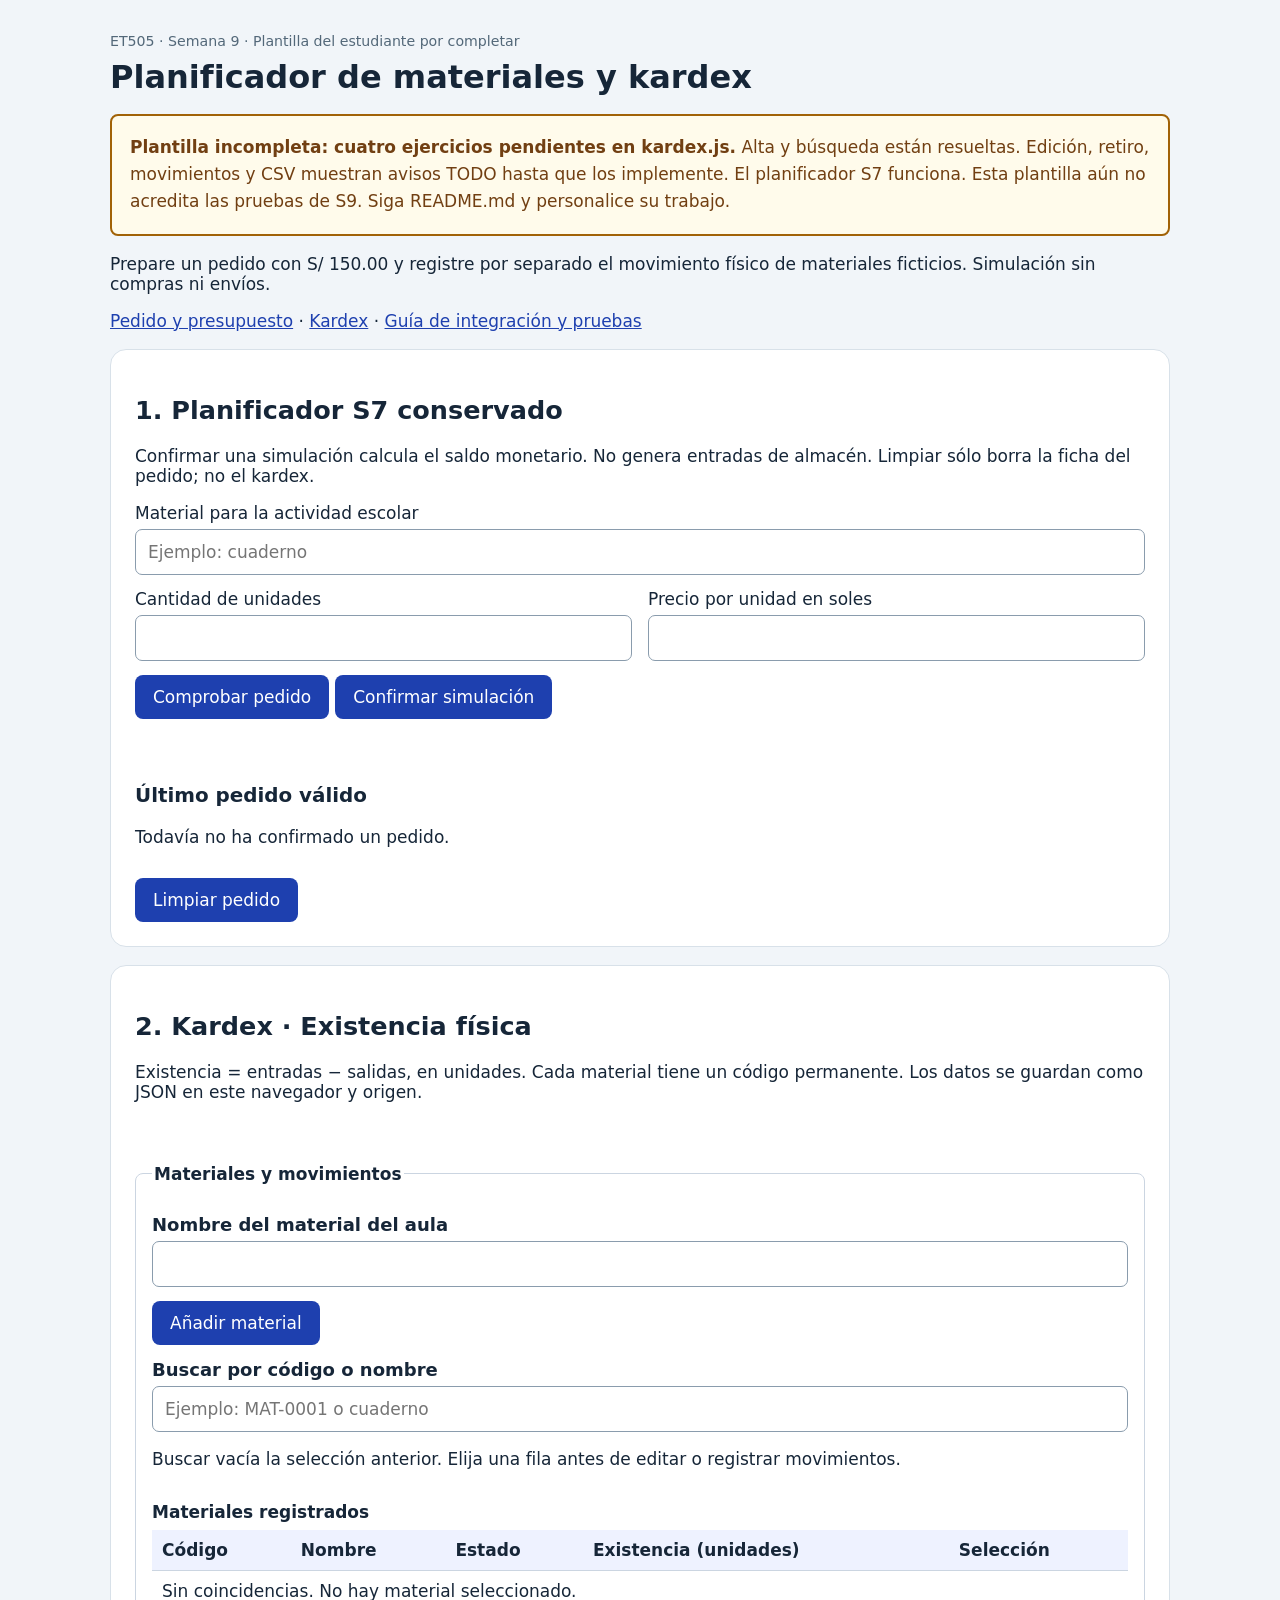
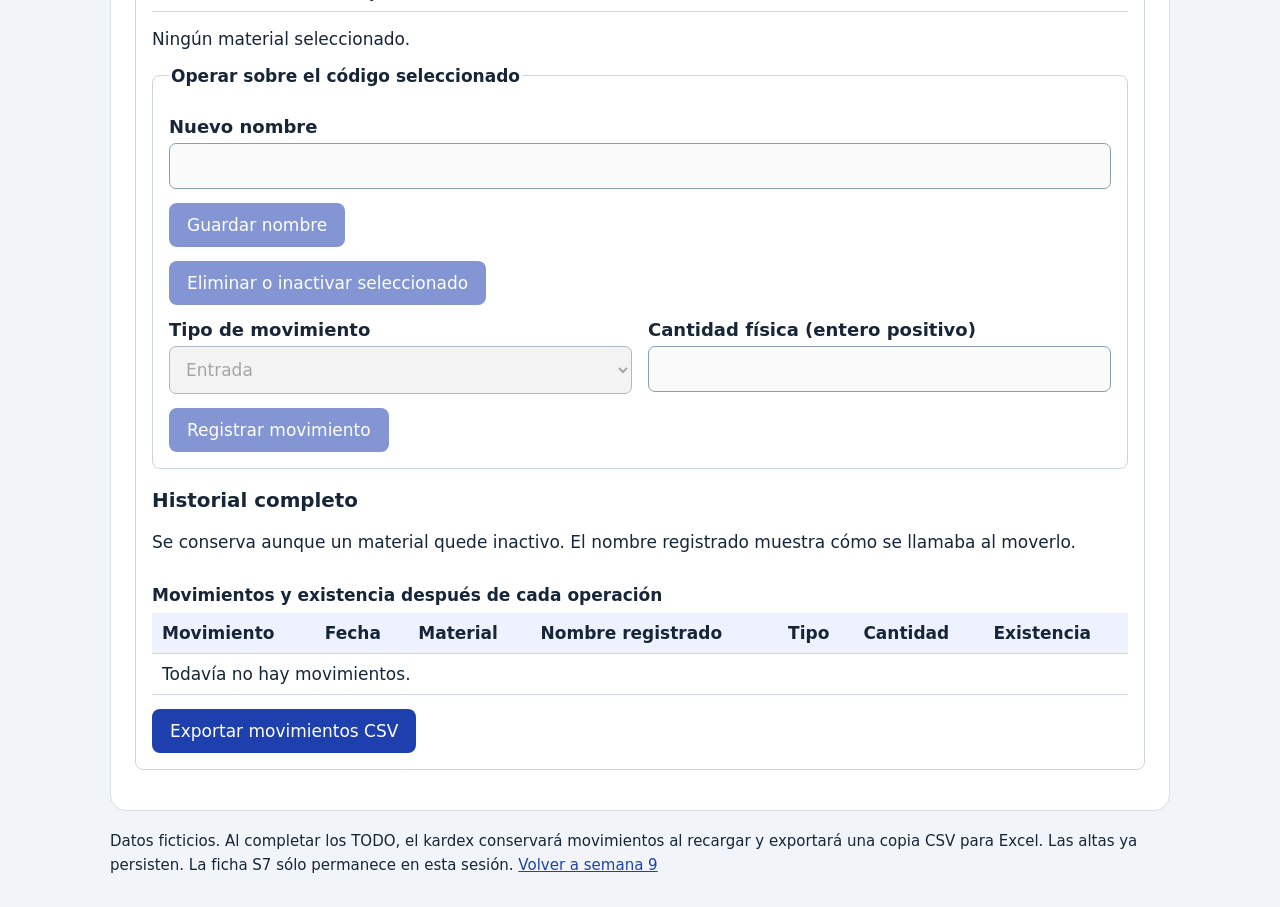
<file: ET505/SEMANA9/plantilla/index.html>
<!doctype html>
<html lang="es">
<head>
  <meta charset="utf-8">
  <meta name="viewport" content="width=device-width,initial-scale=1">
  <title>ET505 · Plantilla por completar · Semana 9</title>
  <link rel="stylesheet" href="styles.css">
</head>
<body><main>
  <small>ET505 · Semana 9 · Plantilla del estudiante por completar</small>
  <h1>Planificador de materiales y kardex</h1>
  <aside class="pendiente"><strong>Plantilla incompleta: cuatro ejercicios pendientes en kardex.js.</strong> Alta y búsqueda están resueltas. Edición, retiro, movimientos y CSV muestran avisos TODO hasta que los implemente. El planificador S7 funciona. Esta plantilla aún no acredita las pruebas de S9. Siga README.md y personalice su trabajo.</aside>
  <p>Prepare un pedido con S/ 150.00 y registre por separado el movimiento físico de materiales ficticios. Simulación sin compras ni envíos.</p>
  <nav aria-label="Secciones"><a href="#planificador">Pedido y presupuesto</a> · <a href="#kardex">Kardex</a> · <a href="README.md">Guía de integración y pruebas</a></nav>
  <section id="planificador">
    <h2>1. Planificador S7 conservado</h2>
    <p>Confirmar una simulación calcula el saldo monetario. No genera entradas de almacén. Limpiar sólo borra la ficha del pedido; no el kardex.</p>
    <form id="formulario" novalidate>
      <label for="material">Material para la actividad escolar</label>
      <input id="material" maxlength="60" placeholder="Ejemplo: cuaderno" autocomplete="off">
      <div class="grid"><div><label for="cantidad">Cantidad de unidades</label><input id="cantidad" type="number" min="1" max="30" step="1"></div>
      <div><label for="precio">Precio por unidad en soles</label><input id="precio" type="number" min="0.01" max="50" step="0.01"></div></div>
      <button id="comprobar" type="button">Comprobar pedido</button><button type="submit">Confirmar simulación</button>
      <p id="mensaje" role="status" aria-live="polite" aria-atomic="true" tabindex="-1"></p>
    </form>
    <h3>Último pedido válido</h3><p id="vacio">Todavía no ha confirmado un pedido.</p><div id="ficha" hidden></div>
    <button id="limpiar" type="button">Limpiar pedido</button>
  </section>
  <section id="kardex">
    <h2>2. Kardex · Existencia física</h2>
    <p>Existencia = entradas − salidas, en unidades. Cada material tiene un código permanente. Los datos se guardan como JSON en este navegador y origen.</p>
    <p id="k-mensaje" role="status" aria-live="polite" aria-atomic="true" tabindex="-1"></p>
    <fieldset id="k-controles">
      <legend>Materiales y movimientos</legend>
      <form id="k-alta" novalidate>
        <label for="k-nombre">Nombre del material del aula</label><input id="k-nombre" maxlength="60" autocomplete="off">
        <button type="submit">Añadir material</button>
      </form>
      <label for="k-busqueda">Buscar por código o nombre</label><input id="k-busqueda" type="search" autocomplete="off" placeholder="Ejemplo: MAT-0001 o cuaderno">
      <p>Buscar vacía la selección anterior. Elija una fila antes de editar o registrar movimientos.</p>
      <div class="tabla"><table><caption>Materiales registrados</caption><thead><tr><th>Código</th><th>Nombre</th><th>Estado</th><th>Existencia (unidades)</th><th>Selección</th></tr></thead><tbody id="k-materiales"></tbody></table></div>
      <p id="k-seleccion">Ningún material seleccionado.</p>
      <fieldset id="k-elegido" disabled>
        <legend>Operar sobre el código seleccionado</legend>
        <form id="k-edicion" novalidate><label for="k-nuevo-nombre">Nuevo nombre</label><input id="k-nuevo-nombre" maxlength="60"><button type="submit">Guardar nombre</button></form>
        <button id="k-eliminar" type="button">Eliminar o inactivar seleccionado</button>
        <form id="k-movimiento" novalidate>
          <div class="grid"><div><label for="k-tipo">Tipo de movimiento</label><select id="k-tipo"><option value="entrada">Entrada</option><option value="salida">Salida</option></select></div>
          <div><label for="k-cantidad">Cantidad física (entero positivo)</label><input id="k-cantidad" type="number" min="1" step="1"></div></div>
          <button id="k-registrar" type="submit">Registrar movimiento</button>
        </form>
      </fieldset>
      <h3>Historial completo</h3><p>Se conserva aunque un material quede inactivo. El nombre registrado muestra cómo se llamaba al moverlo.</p>
      <div class="tabla"><table><caption>Movimientos y existencia después de cada operación</caption><thead><tr><th>Movimiento</th><th>Fecha</th><th>Material</th><th>Nombre registrado</th><th>Tipo</th><th>Cantidad</th><th>Existencia</th></tr></thead><tbody id="k-historial"></tbody></table></div>
      <button id="k-csv" type="button">Exportar movimientos CSV</button>
    </fieldset>
  </section>
  <footer>Datos ficticios. Al completar los TODO, el kardex conservará movimientos al recargar y exportará una copia CSV para Excel. Las altas ya persisten. La ficha S7 sólo permanece en esta sesión. <a href="../">Volver a semana 9</a></footer>
</main>
<script src="app.js"></script>
<script src="kardex.js"></script>
</body></html>
</file>
<file: styles.css>
body{font:18px system-ui;margin:0;background:#f1f5f9;color:#152b3c}main{max-width:900px;margin:auto;padding:28px}h1{font-size:clamp(1.8rem,5vw,2.6rem)}.grid{display:grid;grid-template-columns:repeat(auto-fit,minmax(240px,1fr));gap:18px}section{background:white;border:1px solid #cedae3;border-radius:14px;padding:22px;margin:20px 0}a{color:#075985}a.btn{display:inline-block;background:#075985;color:white;padding:13px 18px;border-radius:8px;text-decoration:none;margin:8px 8px 8px 0}p{line-height:1.6}small{color:#4b6273}
</file>
<file: ET403/SEMANA9/styles.css>
/* Cambia el RGB para personalizar: azul (30,64,175), verde (22,101,52), violeta (107,33,168). */
:root{--color-personal:rgb(30,64,175);--tinta:#152441;--fondo:#f1f5fb;--borde:#dce5f1}
*{box-sizing:border-box}body{margin:0;background:var(--fondo);color:var(--tinta);font:16px/1.6 system-ui,sans-serif}header,main,footer{max-width:1050px;margin:auto}header{padding:44px 24px 28px}.badge,.numero{font-size:.75rem;letter-spacing:.12em;font-weight:800;color:var(--color-personal)}.badge{background:#e1e9ff;padding:8px 12px;border-radius:30px}h1{font-size:clamp(2rem,5vw,3.2rem);line-height:1.12;max-width:780px;margin:24px 0 16px}h2{font-size:1.5rem;margin:10px 0 20px}header p{max-width:740px;color:#50617b}main{display:grid;grid-template-columns:1fr 1fr;gap:22px;padding:0 24px}.card{padding:28px;background:white;border:1px solid var(--borde);border-radius:20px;box-shadow:0 10px 30px #14244206}.datos{display:grid;grid-template-columns:1fr 1fr;gap:14px}label{display:block;font-weight:650;margin:14px 0 6px}.etiqueta-conversion{font-size:1.1rem;font-weight:700}input,select,button{width:100%;font:inherit;border-radius:10px;padding:12px;border:1px solid #bac8dc}input,select{background:white;color:var(--tinta)}button{margin-top:24px;background:var(--color-personal);color:white;font-weight:700;border:0;cursor:pointer}button:hover{filter:brightness(1.12)}:focus-visible{outline:3px solid #0891b2;outline-offset:3px}.salida{min-height:84px;background:#edf7f4;border-radius:10px;padding:16px;margin-bottom:0;overflow-wrap:anywhere;font-weight:650}.salida.error{color:#991b1b;background:#fff0f0}.guia{grid-column:1/-1}.guia h2{margin-top:0}.guia p{color:#50617b}a{color:var(--color-personal)}footer{padding:28px 24px;color:#50617b;font-size:.85rem}@media(max-width:700px){main{grid-template-columns:1fr}.card{padding:22px}header{padding-top:30px}}@media(prefers-reduced-motion:no-preference){button{transition:filter .15s}}
</file>
<file: ET505/demo/styles.css>
*{box-sizing:border-box}body{margin:0;background:#f1f5f9;color:#162638;font:17px system-ui}main{max-width:850px;margin:auto;padding:30px 20px}section{background:white;padding:24px;border-radius:16px;margin:18px 0;border:1px solid #d8e1e9}h1{font-size:32px;margin:8px 0}small{color:#536879}label{display:block;margin:14px 0 6px}input{width:100%;padding:12px;border:1px solid #8a9cad;border-radius:7px;font:inherit}.grid{display:grid;grid-template-columns:1fr 1fr;gap:16px}button{padding:12px 18px;border:0;border-radius:8px;background:#124a65;color:white;font:inherit;margin:14px 6px 0 0;cursor:pointer}button:focus-visible,input:focus-visible{outline:3px solid #ecaa22}#mensaje{min-height:28px;font-weight:600}#ficha{border-left:5px solid #16735a;padding:16px;background:#eef8f2;white-space:pre-line}li{margin:9px 0}@media(max-width:540px){.grid{grid-template-columns:1fr}h1{font-size:27px}}
#mensaje{white-space:pre-line}#mensaje.error{color:#991b1b;background:#fef2f2;border:2px solid #b91c1c;border-left-width:6px;border-radius:8px;padding:16px;font-weight:700}#mensaje.error:focus{outline:3px solid #b91c1c;outline-offset:3px}#mensaje.exito{color:#166534;background:#f0fdf4;border-left:5px solid #15803d;padding:14px}
</file>
<file: ET505/plantilla/styles.css>
*{box-sizing:border-box}body{margin:0;background:#f1f5f9;color:#162638;font:17px system-ui}main{max-width:850px;margin:auto;padding:30px 20px}section{background:white;padding:24px;border-radius:16px;margin:18px 0;border:1px solid #d8e1e9}h1{font-size:32px;margin:8px 0}small{color:#536879}label{display:block;margin:14px 0 6px}input{width:100%;padding:12px;border:1px solid #8a9cad;border-radius:7px;font:inherit}.grid{display:grid;grid-template-columns:1fr 1fr;gap:16px}button{padding:12px 18px;border:0;border-radius:8px;background:#124a65;color:white;font:inherit;margin:14px 6px 0 0;cursor:pointer}button:focus-visible,input:focus-visible{outline:3px solid #ecaa22}#mensaje{min-height:28px;font-weight:600}#ficha{border-left:5px solid #16735a;padding:16px;background:#eef8f2;white-space:pre-line}li{margin:9px 0}@media(max-width:540px){.grid{grid-template-columns:1fr}h1{font-size:27px}}
#mensaje{white-space:pre-line}#mensaje.error{color:#991b1b;background:#fef2f2;border:2px solid #b91c1c;border-left-width:6px;border-radius:8px;padding:16px;font-weight:700}#mensaje.error:focus{outline:3px solid #b91c1c;outline-offset:3px}#mensaje.exito{color:#166534;background:#f0fdf4;border-left:5px solid #15803d;padding:14px}
</file>
<file: ET505/SEMANA9/demo/styles.css>
*{box-sizing:border-box}body{margin:0;background:#f1f5f9;color:#162638;font:17px system-ui}main{max-width:850px;margin:auto;padding:30px 20px}section{background:white;padding:24px;border-radius:16px;margin:18px 0;border:1px solid #d8e1e9}h1{font-size:32px;margin:8px 0}small{color:#536879}label{display:block;margin:14px 0 6px}input{width:100%;padding:12px;border:1px solid #8a9cad;border-radius:7px;font:inherit}.grid{display:grid;grid-template-columns:1fr 1fr;gap:16px}button{padding:12px 18px;border:0;border-radius:8px;background:#124a65;color:white;font:inherit;margin:14px 6px 0 0;cursor:pointer}button:focus-visible,input:focus-visible{outline:3px solid #ecaa22}#mensaje{min-height:28px;font-weight:600}#ficha{border-left:5px solid #16735a;padding:16px;background:#eef8f2;white-space:pre-line}li{margin:9px 0}@media(max-width:540px){.grid{grid-template-columns:1fr}h1{font-size:27px}}
#mensaje{white-space:pre-line}#mensaje.error{color:#991b1b;background:#fef2f2;border:2px solid #b91c1c;border-left-width:6px;border-radius:8px;padding:16px;font-weight:700}#mensaje.error:focus{outline:3px solid #b91c1c;outline-offset:3px}#mensaje.exito{color:#166534;background:#f0fdf4;border-left:5px solid #15803d;padding:14px}
/* S9: paleta azul RGB(30,64,175) y etiqueta personalizada. */
main{max-width:1100px}button{background:rgb(30,64,175)}a{color:rgb(30,64,175)}
#kardex label{font-size:18px;font-weight:600}select{font:inherit;width:100%;padding:12px;border:1px solid #8a9cad;border-radius:7px}
fieldset{min-width:0;border:1px solid #cbd5e1;border-radius:8px;padding:16px;margin:16px 0}legend{font-weight:600}
.tabla{overflow-x:auto}table{border-collapse:collapse;width:100%;margin-top:16px}caption{text-align:left;font-weight:600;margin-bottom:8px}th,td{text-align:left;padding:10px;border-bottom:1px solid #cbd5e1;overflow-wrap:anywhere}th{background:#eef2ff}td button{margin:0;white-space:nowrap}.seleccionado{background:#e0e7ff}
button:disabled{opacity:.55;cursor:not-allowed}select:focus-visible,a:focus-visible{outline:3px solid #ecaa22;outline-offset:2px}
#k-mensaje{white-space:pre-line;min-height:28px}#k-mensaje.error{color:#991b1b;background:#fef2f2;border-left:5px solid #b91c1c;padding:14px}#k-mensaje.exito{color:#166534;background:#f0fdf4;padding:14px}footer{font-size:15px;line-height:1.6}
</file>
<file: ET505/SEMANA9/plantilla/styles.css>
*{box-sizing:border-box}body{margin:0;background:#f1f5f9;color:#162638;font:17px system-ui}main{max-width:850px;margin:auto;padding:30px 20px}section{background:white;padding:24px;border-radius:16px;margin:18px 0;border:1px solid #d8e1e9}h1{font-size:32px;margin:8px 0}small{color:#536879}label{display:block;margin:14px 0 6px}input{width:100%;padding:12px;border:1px solid #8a9cad;border-radius:7px;font:inherit}.grid{display:grid;grid-template-columns:1fr 1fr;gap:16px}button{padding:12px 18px;border:0;border-radius:8px;background:#124a65;color:white;font:inherit;margin:14px 6px 0 0;cursor:pointer}button:focus-visible,input:focus-visible{outline:3px solid #ecaa22}#mensaje{min-height:28px;font-weight:600}#ficha{border-left:5px solid #16735a;padding:16px;background:#eef8f2;white-space:pre-line}li{margin:9px 0}@media(max-width:540px){.grid{grid-template-columns:1fr}h1{font-size:27px}}
#mensaje{white-space:pre-line}#mensaje.error{color:#991b1b;background:#fef2f2;border:2px solid #b91c1c;border-left-width:6px;border-radius:8px;padding:16px;font-weight:700}#mensaje.error:focus{outline:3px solid #b91c1c;outline-offset:3px}#mensaje.exito{color:#166534;background:#f0fdf4;border-left:5px solid #15803d;padding:14px}
/* S9: paleta azul RGB(30,64,175) y etiqueta personalizada. */
main{max-width:1100px}button{background:rgb(30,64,175)}a{color:rgb(30,64,175)}
#kardex label{font-size:18px;font-weight:600}select{font:inherit;width:100%;padding:12px;border:1px solid #8a9cad;border-radius:7px}
fieldset{min-width:0;border:1px solid #cbd5e1;border-radius:8px;padding:16px;margin:16px 0}legend{font-weight:600}
.tabla{overflow-x:auto}table{border-collapse:collapse;width:100%;margin-top:16px}caption{text-align:left;font-weight:600;margin-bottom:8px}th,td{text-align:left;padding:10px;border-bottom:1px solid #cbd5e1;overflow-wrap:anywhere}th{background:#eef2ff}td button{margin:0;white-space:nowrap}.seleccionado{background:#e0e7ff}
button:disabled{opacity:.55;cursor:not-allowed}select:focus-visible,a:focus-visible{outline:3px solid #ecaa22;outline-offset:2px}
#k-mensaje{white-space:pre-line;min-height:28px}#k-mensaje.error{color:#991b1b;background:#fef2f2;border-left:5px solid #b91c1c;padding:14px}#k-mensaje.exito{color:#166534;background:#f0fdf4;padding:14px}footer{font-size:15px;line-height:1.6}
.pendiente{padding:18px;background:#fffbeb;color:#713f12;border:2px solid #a16207;border-radius:8px;margin:18px 0;line-height:1.6}
</file>
